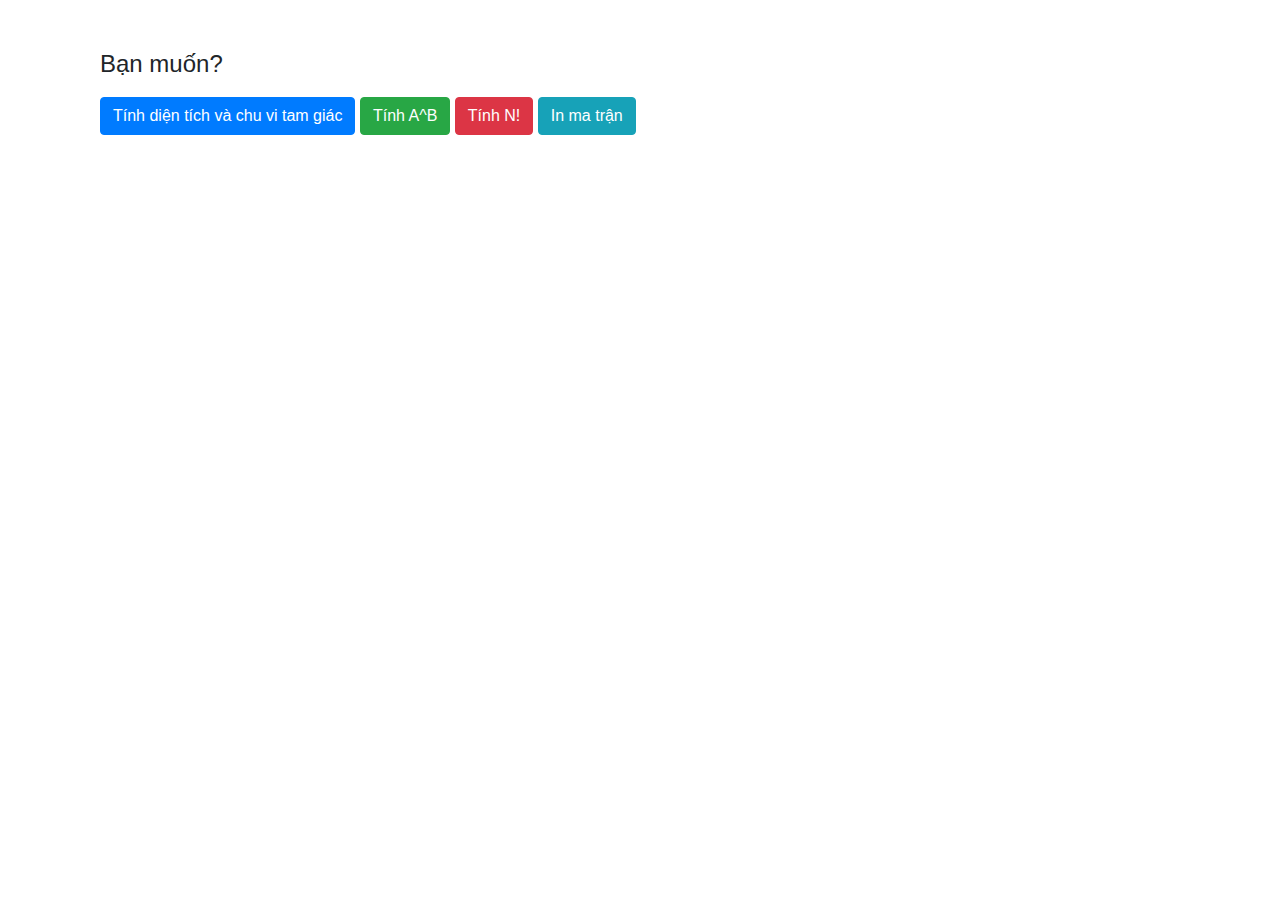
<file: baitap1.html>
<!DOCTYPE html>
<html lang="en">
	<head>
		<meta charset="utf-8">
		<meta name="viewport" content="width=device-width, initial-scale=1, shrink-to-fit=no">
		<meta name="description" content="">
		<meta name="author" content="">		
		<title>Bài tập :: B1913236</title>
		<link rel="stylesheet" href="https://stackpath.bootstrapcdn.com/bootstrap/4.5.2/css/bootstrap.min.css">
	</head>
	<body>	
		<div class="container" style="margin-top: 50px; margin-bottom: 50px;">					

			<div class="col-md-12">
				<h4>Bạn muốn?</h4>
				<button id="_b1" style="margin-top: 10px;" class="btn btn-primary" type="button">Tính diện tích và chu vi tam giác</button>
				<button id="_b2" style="margin-top: 10px;" class="btn btn-success" type="button">Tính A^B</button>
				<button id="_b3" style="margin-top: 10px;" class="btn btn-danger" type="button">Tính N!</button>
				<button id="_b4" style="margin-top: 10px;" class="btn btn-info" type="button">In ma trận</button>
			</div>

			<div id="panelTriangle" style="display: none; margin-top: 10px;" class="col-md-12">
				<h4>Tam giác: </h4>			
				<div class="row">
					<div class="col-md-12">
						<label>
							Nhập cạnh A:
							<input id="_a" class="form-control" type="number" name="" value="">
						</label>					
					</div>
					<div class="col-md-12">
						<label>
							Nhập cạnh B:
							<input id="_b" class="form-control" type="number" name="" value="">
						</label>					
					</div>
					<div class="col-md-12">
						<label>
							Nhập cạnh C:
							<input id="_c" class="form-control" type="number" name="" value="">
						</label>					
					</div>
				</div>
				<button id="getInfoTriangle" class="btn btn-primary" type="button">Xuất thông tin</button>
				<p id="typeTriangle" style="display: none;">Tam giác: ? . ?</p>
				<p id="sTriangle" style="display: none;">Diện tích: ? . ?</p>
				<p id="pTriangle" style="display: none;">Chu vi: ? . ?</p>
			</div>
			<div id="panelFac" style="display: none; margin-top: 10px;" class="col-md-12">
				<h4>Luỹ thừa: A mũ B</h4>			
				<div class="row">
					<div class="col-md-12">
						<label>
							Nhập A:
							<input id="_base" class="form-control" type="number" name="" value="">
						</label>					
						<label>
							Nhập B:
							<input id="_exp" class="form-control" type="number" name="" value="">
						</label>	
					</div>				
				</div>
				<button id="calcPow" class="btn btn-primary" type="button">Tính A^B</button>
				<textarea disabled="true" class="form-control" style="margin-top: 10px;" rows="5" id="ansPow" style="display: block;">Kết quả: NULL</textarea>							
			</div>
			<div id="panelPow" style="margin-top: 10px; display: none;" class="col-md-12">
				<h4>Giai thừa: N!</h4>			
				<div class="row">
					<div class="col-md-12">
						<label>
							Nhập N:
							<input id="_gt" class="form-control" type="number" name="" value="">
						</label>					
					</div>				
				</div>
				<button id="calcFactorial" class="btn btn-primary" type="button">Tính N!</button>
				<textarea disabled="true" class="form-control" style="margin-top: 10px;" rows="5" id="ansFactorial" style="display: block;">Kết quả: NULL</textarea>							
			</div>
			<div id="panelMatrix" style="margin-top: 10px; display: none;" class="col-md-12">
				<h4>In ra trận: A dòng B cột</h4>			
				<div class="row">
					<div class="col-md-12">
						<label>
							Nhập A:
							<input id="_ra" class="form-control" type="number" name="" value="">
						</label>					
						<label>
							Nhập B:
							<input id="_cb" class="form-control" type="number" name="" value="">
						</label>	
					</div>				
				</div>
				<button id="printMatrix" class="btn btn-primary" type="button">In nè :)</button>
				<table id="_tb" cellspacing="10" style="margin-top: 10px; display: none;">		
					<tbody id="_tbcon">
									
					</tbody>
				</table>
			</div>
		</div>
		<script src="https://code.jquery.com/jquery-3.5.1.slim.min.js"></script>
		<script src="https://cdn.jsdelivr.net/npm/popper.js@1.16.1/dist/umd/popper.min.js"></script>
		<script src="https://stackpath.bootstrapcdn.com/bootstrap/4.5.2/js/bootstrap.min.js"></script>	
		<script type="text/javascript">

			function resetPanel() {
				$('#panelPow').css("display", "none");
				$('#panelTriangle').css("display", "none");
				$('#panelFac').css("display", "none");
				$('#panelMatrix').css("display", "none");
			}

			$("#printMatrix").click(() => {
				var A = $("#_ra").val();
				var B = $("#_cb").val();
				if(A == 0 || B == 0) {
					alert("Vui lòng nhập đầy đủ thông tin");
				} else {
					A = parseInt(A);
					B = parseInt(B);
					$('#_tbcon').html("");
					for(var i = 1; i <= A; i++) {
						var color = "";					
						var _append = `<tr style="font-weight: bold; color: white;">`;									
						for(var j = 1; j <= B; j++) {
							if(i&1 ^ j&1) {
								color = "#dc3545";							
							} else {
								color = "#28a745";
							}
							_append += `<td style="background-color: ${color}; border-radius: 50%; padding: 10px 15px;">${i}${j}</td>`;
						}
						_append += `</tr>`;
						$('#_tbcon').append(_append);
					}
					$('#_tb').css("display", "block");
				}
			});

			$('#_b1').click(() => {
				resetPanel();			
				$('#panelTriangle').css("display", "block");
			});

			$('#_b2').click(() => {
				resetPanel();			
				$('#panelFac').css("display", "block");
			});

			$('#_b3').click(() => {
				resetPanel();			
				$('#panelPow').css("display", "block");
			});

			$('#_b4').click(() => {
				resetPanel();			
				$('#panelMatrix').css("display", "block");
			});

			$('#calcPow').click(() => {
				var A = ($('#_base').val());
				var B = ($('#_exp').val());
				if(A == 0 || B == 0) {
					$('#ansPow').html(`Vui lòng nhập đầy đủ thông tin.`);
				} else {
					A = parseInt(A);
					B = parseInt(B);
					var Result = BigInt(1);
					for(var i = 1n; i <= B; i++) {
						Result *= BigInt(A);
					}
					$('#ansPow').html(`Kết quả: ${Result}`);
				}
			});

			$('#calcFactorial').click(() => {
				var N = ($('#_gt').val());
				if(N == 0) {
					$('#ansFactorial').html(`Vui lòng nhập N.`);
				} else {
					N = parseInt(N);
					var Result = BigInt(1);
					for(var i = 1n; i <= N; i++) {
						Result *= i;
					}
					$('#ansFactorial').html(`Kết quả: ${Result}`);
				}
			});

			$('#getInfoTriangle').click(() => {
				var A = parseInt($('#_a').val());
				var B = parseInt($('#_b').val());
				var C = parseInt($('#_c').val());
				if(A == 0 || B == 0 || C == 0) {
					$('#typeTriangle').html("Vui lòng nhập đầy đủ thông tin");
					$('#typeTriangle').css("display", "block");
				} else {
					console.log("Da nhap vao: " + A + " " + B + " " + C);
					if(A + B > C && A + C > B && B + C > A) {										
						var typeTriangle = "vuông";
						if(A == B && B == C) {
							typeTriangle = "đều";
						} else if(A*A + B*B == C*C || B*B + C*C == A*A || A*A + C*C == B*B) {
								if(A == B || B == C) {
									typeTriangle = "vuông cân";
								} else {
									typeTriangle = "vuông";		
								}
						} else if(A == B || A == C || B == C) {
							typeTriangle = "cân";
						} else {
							typeTriangle = "thường";
						}
						$('#typeTriangle').html(`Tam giác: ${typeTriangle}`);
						$('#typeTriangle').css("display", "block");
						var P = (A + B + C) / 2;
						$('#sTriangle').html(`Diện tích tam giác: ${Math.sqrt(P* (P - A) * (P - B) * (P - C))}`);
						$('#sTriangle').css("display", "block");
						$('#pTriangle').html(`Chu vi tam giác: ${(A + B + C)}`);
						$('#pTriangle').css("display", "block");
					} else {
						$('#typeTriangle').html(`Không là tam giác`);
						$('#typeTriangle').css("display", "block");
					}
				}
			});
		</script>
	</body>
</html>
</file>
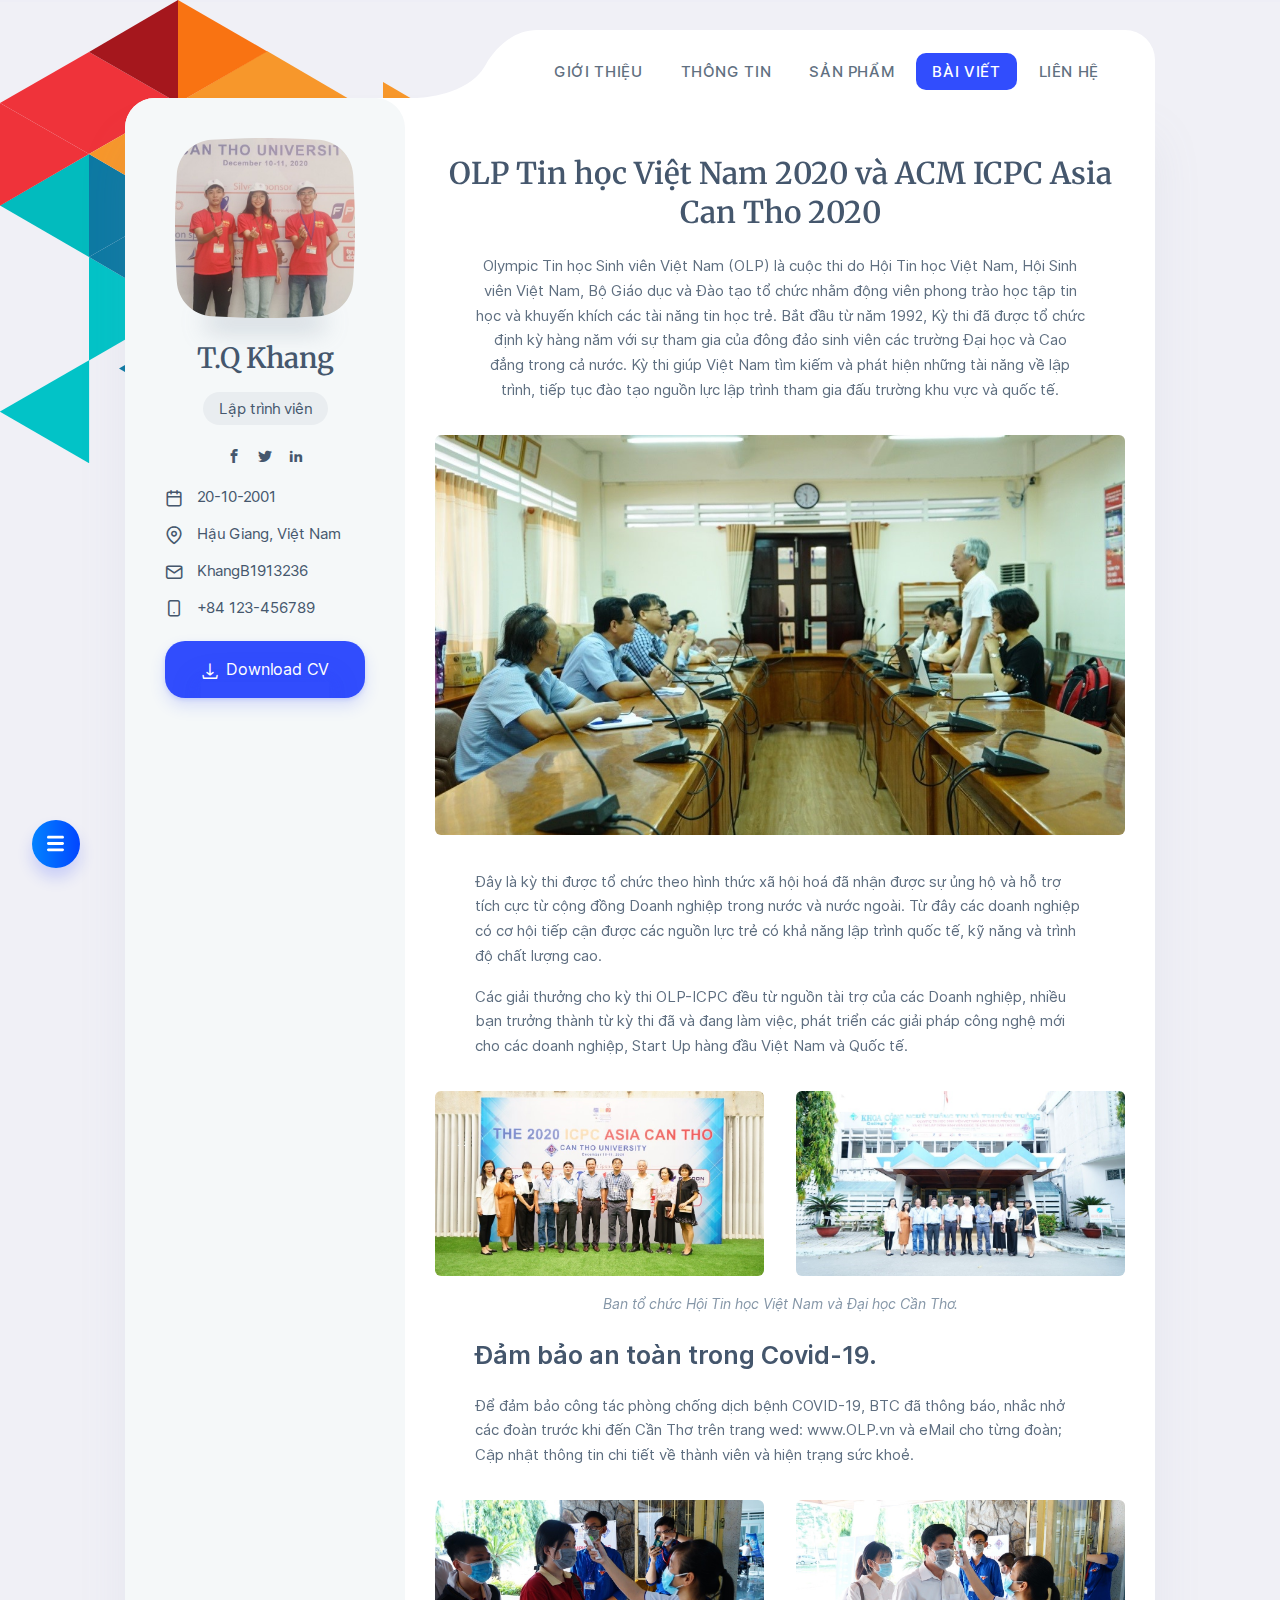
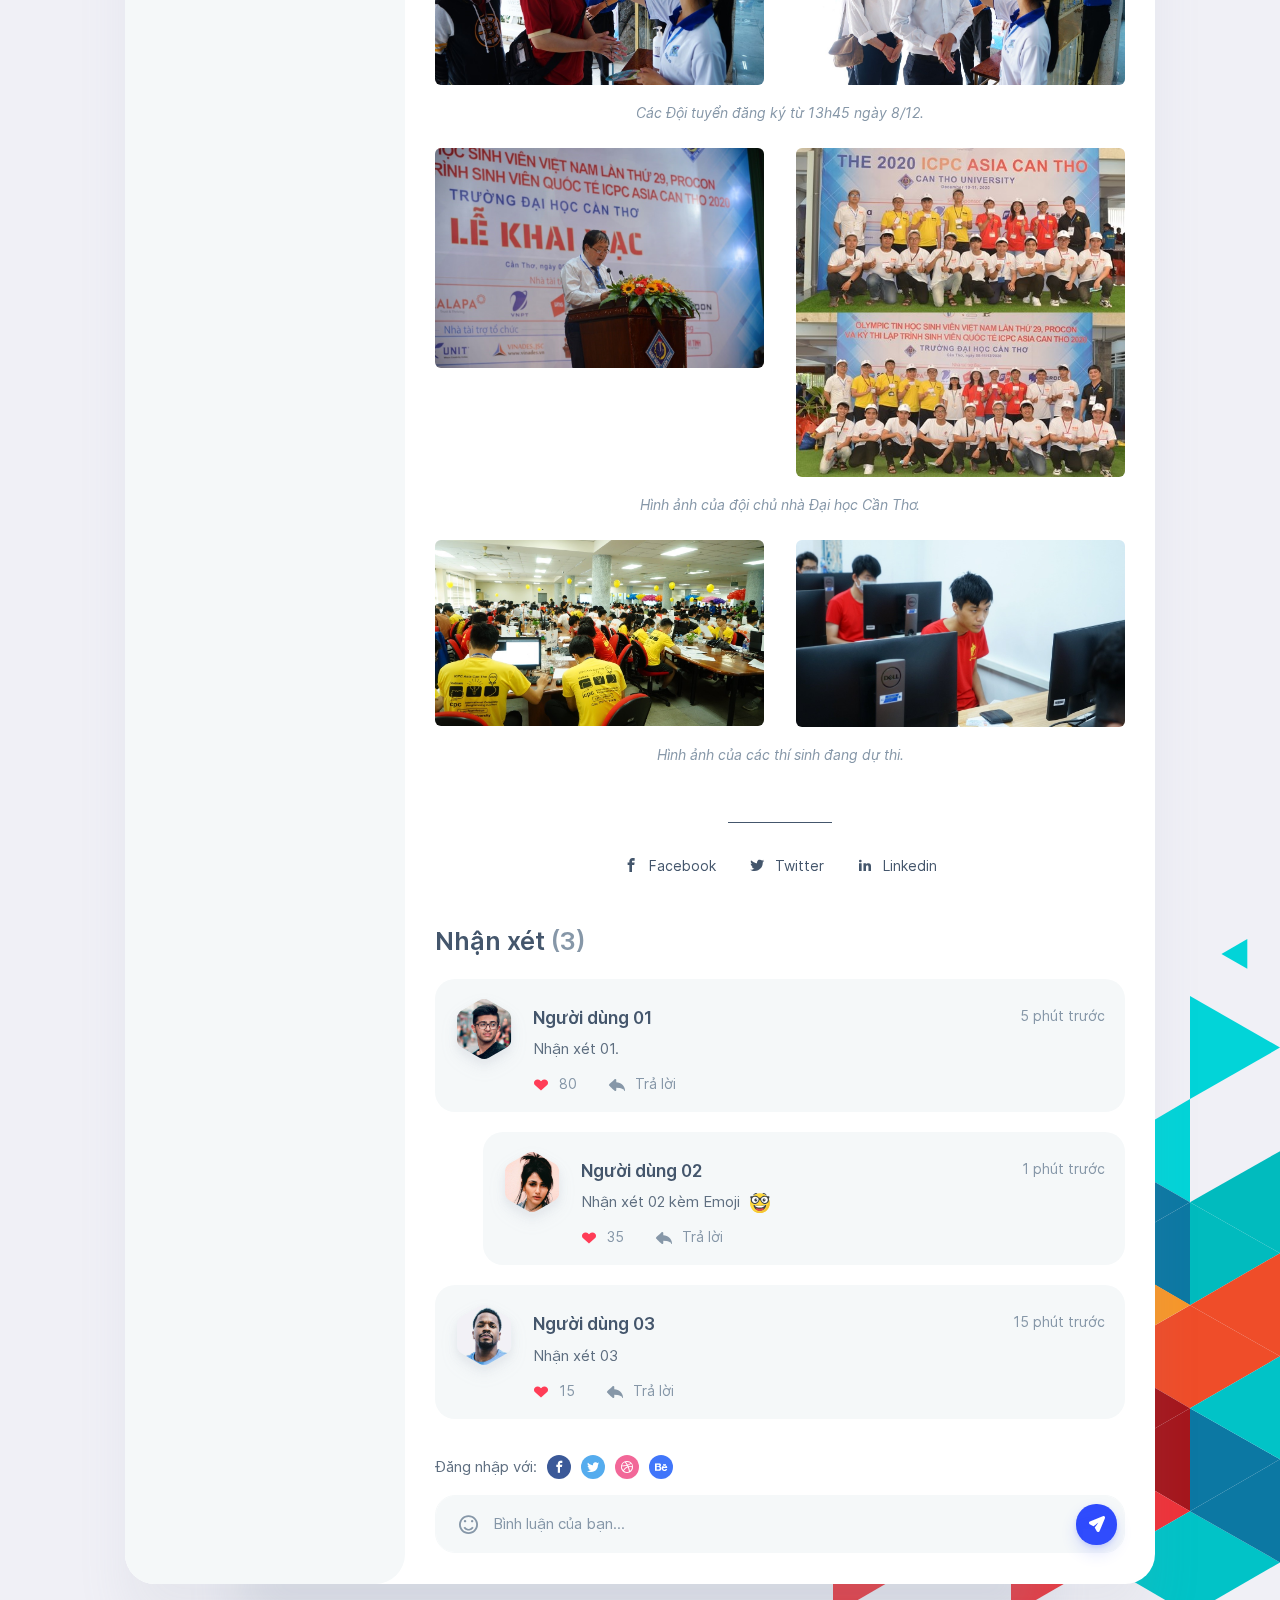
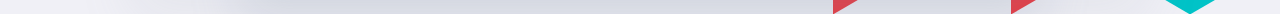
<file: single-post.html>
<!DOCTYPE html>
<html lang="en">

<head>
    <meta charset="utf-8" />
    <title>vCard - TQKhang</title>

	<!-- Meta Data -->
	<meta http-equiv="X-UA-Compatible" content="IE=edge">
	<meta name="viewport" content="width=device-width, initial-scale=1, shrink-to-fit=no">
	<meta name="format-detection" content="telephone=no"/>
    <meta name="format-detection" content="address=no"/>
    <meta name="author" content="TQKhang" />
    <meta name="description" content="vCard" />

	<!-- Favicons -->
	<link rel="apple-touch-icon" sizes="144x144" href="./assets/images/favicons/apple-touch-icon-144x144.png">
	<link rel="apple-touch-icon" sizes="114x114" href="./assets/images/favicons/apple-touch-icon-114x114.png">
	<link rel="apple-touch-icon" sizes="72x72" href="./assets/images/favicons/apple-touch-icon-72x72.png">
	<link rel="apple-touch-icon" sizes="57x57" href="./assets/images/favicons/apple-touch-icon-57x57.png">
	<link rel="shortcut icon" href="./assets/images/favicons/favicon.png" type="image/png">

    <!-- Styles -->
	<link rel="stylesheet" type="text/css" href="./assets/styles/style.css"/>
	<link rel="stylesheet" type="text/css" href="./assets/demo/style-demo.css"/>
</head>
<body class="bg-triangles-2 full-page">
    <!-- Preloader -->
    <div class="preloader">
	    <div class="preloader__wrap">
			<svg class="spinner-container" viewBox="0 0 52 52">
                <circle class="path" cx="26px" cy="26px" r="20px" fill="none" stroke-width="4px" />
            </svg>
		    <div class="preloader__progress"><span></span></div>
		</div>
	</div>

    <main class="main">
	    <!-- Menu -->
		<div class="circle-menu">
			<div class="hamburger">
                <div class="line"></div>
                <div class="line"></div>
                <div class="line"></div>
				<div class="hamburger__text">MENU</div>
            </div>
		</div>
						
		<div class="nav-wrap">
			<ul class="nav">
                <li class="nav__item"><a href="index.html">Giới thiệu</a></li>
				<li class="nav__item"><a href="index.html">Thông tin</a></li>
                <li class="nav__item"><a href="index.html">Sản phẩm</a></li>
                <li class="nav__item"><a class="active" href="index.html">Bài viết</a></li>
                <li class="nav__item"><a href="index.html">Liên hệ</a></li>
            </ul>
		</div>
		
	    <div class="wrapper sticky-parent">
			<!-- Sidebar -->
            <aside class="sidebar">
			    <div class="sticky-column">
			        <div class="avatar-wrap">
				        <svg class="avatar avatar--180" viewBox="0 0 188 188">
                            <g class="avatar__box">
                                <image xlink:href="./assets/img/avatar-0.jpg" height="100%" width="100%" />
                            </g>
                        </svg>
				    </div>
				    <div class="text-center">
					    <h3 class="title sidebar__user-name"><span class="weight--500">T.Q</span> Khang</h3>
					    <div class="badge badge--gray">Lập trình viên</div>
							
					    <!-- Social -->
		                <div class="social">
		                    <a class="social__link" href="https://www.facebook.com/"><i class="font-icon icon-facebook"></i></a>
		                    <a class="social__link" href="https://www.behance.com/"><i class="font-icon icon-twitter"></i></a>
		                    <a class="social__link" href="https://www.linkedin.com/"><i class="font-icon icon-linkedin2"></i></a>
		                </div>
				    </div>

				    <ul class="contact-block">
					    <li class="contact-block__item" data-toggle="tooltip" data-placement="top" title="Sinh nhật">
						    <i class="font-icon icon-calendar2"></i>20-10-2001
					    </li>
					    <li class="contact-block__item" data-toggle="tooltip" data-placement="top" title="Địa chỉ">
						    <i class="font-icon icon-map-pin"></i>Hậu Giang, Việt Nam
					    </li>
					    <li class="contact-block__item" data-toggle="tooltip" data-placement="top" title="E-mail">
						    <a href="mailto:example@mail.com"><i class="font-icon icon-mail"></i>KhangB1913236</a>
					    </li>
					    <li class="contact-block__item" data-toggle="tooltip" data-placement="top" title="Số điện thoại">
						    <i class="font-icon icon-smartphone"></i>+84 123-456789
					    </li>					 
				    </ul>
                
				    <a class="btn" href="#"><i class="font-icon icon-download"></i> Download CV</a>
				</div>
		    </aside>
		        
			<!-- Content -->
		    <div class="content">
				<!-- Post -->
				<div class="pb-3">
					<header class="header-post">
                        <h1 class="title title--h1">OLP Tin học Việt Nam 2020 và ACM ICPC Asia Can Tho 2020</h1>
						<div class="caption-post">
						    <p>Olympic Tin học Sinh viên Việt Nam (OLP) là cuộc thi do Hội Tin học Việt Nam, Hội Sinh viên Việt Nam, Bộ Giáo dục và Đào tạo tổ chức nhằm động viên phong trào học tập tin học và khuyến khích các tài năng tin học trẻ. Bắt đầu từ năm 1992, Kỳ thi đã được tổ chức định kỳ hàng năm với sự tham gia của đông đảo sinh viên các trường Đại học và Cao đẳng trong cả nước. Kỳ thi giúp Việt Nam tìm kiếm và phát hiện những tài năng về lập trình, tiếp tục đào tạo nguồn lực lập trình tham gia đấu trường khu vực và quốc tế.</p>
						</div>
						<div class="header-post__image-wrap">
							<img class="cover lazyload" src="./assets/files/hopbtc.jpg" alt="" />
						</div>
					</header>
					<div class="caption-post">
						<p>Đây là kỳ thi được tổ chức theo hình thức xã hội hoá đã nhận được sự ủng hộ và hỗ trợ tích cực từ cộng đồng Doanh nghiệp trong nước và nước ngoài. Từ đây các doanh nghiệp có cơ hội tiếp cận được các nguồn lực trẻ có khả năng lập trình quốc tế, kỹ năng và trình độ chất lượng cao.</p>
						<p>Các giải thưởng cho kỳ thi OLP-ICPC đều từ nguồn tài trợ của các Doanh nghiệp, nhiều bạn trưởng thành từ kỳ thi đã và đang làm việc, phát triển các giải pháp công nghệ mới cho các doanh nghiệp, Start Up hàng đầu Việt Nam và Quốc tế.   </p>
					</div>
					<div class="gallery-post">
						<img class="gallery-post__item cover lazyload" src="./assets/files/anhchup2.jpg" data-zoom alt="" />
						<img class="gallery-post__item cover lazyload" src="./assets/files/anhchup.jpg" data-zoom alt="" />
						<div class="gallery-post__caption">Ban tổ chức Hội Tin học Việt Nam và Đại học Cần Thơ.</div>
					</div>
					<div class="caption-post">
						<h2 class="title title--h2">Đảm bảo an toàn trong Covid-19.</h2>
						<p>Để đảm bảo công tác phòng chống dịch bệnh COVID-19, BTC đã thông báo, nhắc nhở các đoàn trước khi đến Cần Thơ trên trang wed: www.OLP.vn và eMail cho từng đoàn; Cập nhật thông tin chi tiết về thành viên và hiện trạng sức khoẻ.</p>						
					</div>
					<div class="gallery-post">
						<img class="gallery-post__item cover lazyload" src="./assets/files/donhietdo.jpg" data-zoom alt="" />
						<img class="gallery-post__item cover lazyload" src="./assets/files/donhietdo2.jpg" data-zoom alt="" />
						<div class="gallery-post__caption">Các Đội tuyển đăng ký từ 13h45 ngày 8/12.</div>
					</div>
					<div class="gallery-post">
						<img class="gallery-post__item cover lazyload" src="./assets/files/thaytoan.jpg" data-zoom alt="" />
						<img class="gallery-post__item cover lazyload" src="./assets/files/cantho.jpg" data-zoom alt="" />
						<div class="gallery-post__caption">Hình ảnh của đội chủ nhà Đại học Cần Thơ.</div>
					</div>
					<div class="gallery-post">
						<img class="gallery-post__item cover lazyload" src="./assets/files/toancanhphongthi.jpg" data-zoom alt="" />
						<img class="gallery-post__item cover lazyload" src="./assets/files/hongduc.jpg" data-zoom alt="" />
						<div class="gallery-post__caption">Hình ảnh của các thí sinh đang dự thi.</div>
					</div>
					<footer class="footer-post">
						<a class="footer-post__share" href="http://facebook.com"><i class="font-icon icon-facebook"></i><span>Facebook</span></a>
						<a class="footer-post__share" href="http://twitter.com"><i class="font-icon icon-twitter"></i><span>Twitter</span></a>
						<a class="footer-post__share" href="http://linkedin.com"><i class="font-icon icon-linkedin2"></i><span>Linkedin</span></a>
					</footer>
				</div>
						
				<div class="">
					<h2 class="title title--h2">Nhận xét <span class="color--light">(3)</span></h2>
							
					<!-- Comment -->
			        <div class="comment-box">
						<div class="comment-box__inner">
                            <svg class="avatar avatar--60" viewBox="0 0 84 84">
                                <g class="avatar__hexagon">
                                    <image xlink:href="./assets/img/avatar-2.jpg" height="100%" width="100%" />
                                </g>
                            </svg>
                            <div class="comment-box__body">
                                <h4 class="comment-box__details"><span>Người dùng 01</span><span class="comment-box__details-date">5 phút trước</span></h4>
                                <p>Nhận xét 01.</p>

								<ul class="comment-box__footer">
									<li><i class="font-icon icon-like-fill"></i> <span>80</span></li>
									<li><i class="font-icon icon-reply"></i> <span>Trả lời</span></li>
								</ul>
                            </div>
						</div>
								
						<!-- Comment -->
					    <div class="comment-box">
							<div class="comment-box__inner">
                                <svg class="avatar avatar--60" viewBox="0 0 84 84">
                                    <g class="avatar__hexagon">
                                        <image xlink:href="./assets/img/avatar-3.jpg" height="100%" width="100%" />
                                    </g>
                                </svg>
                                <div class="comment-box__body">
                                    <h4 class="comment-box__details"><span>Người dùng 02</span><span class="comment-box__details-date">1 phút trước</span></h4>
                                    <p>Nhận xét 02 kèm Emoji <img class="emoji" src="./assets/icons/emoji/emoji-nerd.svg" alt="nerd"/></p>
											
								    <ul class="comment-box__footer">
									    <li><i class="font-icon icon-like-fill"></i> <span>35</span></li>
									    <li><i class="font-icon icon-reply"></i> <span>Trả lời</span></li>
								    </ul>
                                </div>
						    </div>
                        </div>
					</div>
							
			        <!-- Comment -->
			        <div class="comment-box">
						<div class="comment-box__inner">
                            <svg class="avatar avatar--60" viewBox="0 0 84 84">
                                <g class="avatar__hexagon">
                                    <image xlink:href="./assets/img/avatar-6.jpg" height="100%" width="100%" />
                                </g>
                            </svg>
                            <div class="comment-box__body">
                                <h4 class="comment-box__details"><span>Người dùng 03</span><span class="comment-box__details-date">15 phút trước</span></h4>
                                <p>Nhận xét 03</p>
										
								<ul class="comment-box__footer">
									<li><i class="font-icon icon-like-fill"></i> <span>15</span></li>
									<li><i class="font-icon icon-reply"></i> <span>Trả lời</span></li>
								</ul>
                            </div>
						</div>
                    </div>
	
					<!-- Comment form -->
					<ul class="social-auth">
						<li class="social-auth__item">Đăng nhập với:</li>
						<li class="social-auth__item"><a class="social-auth__link" href="#"><i class="font-icon icon-facebook"></i></a></li>
						<li class="social-auth__item"><a class="social-auth__link" href="#"><i class="font-icon icon-twitter"></i></a></li>
						<li class="social-auth__item"><a class="social-auth__link" href="#"><i class="font-icon icon-dribbble"></i></a></li>
						<li class="social-auth__item"><a class="social-auth__link" href="#"><i class="font-icon icon-behance"></i></a></li>
					</ul>
					<form class="comment-form">
						<textarea id="commentForm" class="textarea textarea--white form-control" required="required" placeholder="Bình luận của bạn..." rows="1"></textarea>
						<button type="submit" class="btn"><i class="font-icon icon-send"></i></button>
						<div class="dropdown dropup">
							<i class="font-icon icon-smile" id="dropdownEmoji" data-toggle="dropdown" aria-haspopup="true"></i>
							<div class="dropdown-menu dropdown-menu-center" aria-labelledby="dropdownEmoji">
								<div class="emoji-wrap">
                                    <img class="emoji" src="./assets/icons/emoji/emoji-laughing.svg" title=":laughing:" alt="laughing"/>
									<img class="emoji" src="./assets/icons/emoji/emoji-happy-2.svg" title=":happy 2:" alt="happy 2"/>
									<img class="emoji" src="./assets/icons/emoji/emoji-crazy.svg" title=":crazy:" alt="crazy"/>
									<img class="emoji" src="./assets/icons/emoji/emoji-bad.svg" title=":bad:" alt="bad"/>
									<img class="emoji" src="./assets/icons/emoji/emoji-angry.svg" title=":angry:" alt="angry"/>
									<img class="emoji" src="./assets/icons/emoji/emoji-happy.svg" title="happy" alt="happy"/>
                                    <img class="emoji" src="./assets/icons/emoji/emoji-thinking.svg" title=":thinking:" alt="thinking"/>
									<img class="emoji" src="./assets/icons/emoji/emoji-sad.svg" title=":sad:" alt="sad"/>
									<img class="emoji" src="./assets/icons/emoji/emoji-pressure.svg" title=":pressure:" alt="pressure"/>
									<img class="emoji" src="./assets/icons/emoji/emoji-in-love.svg" title=":in love:" alt="in love"/>
									<img class="emoji" src="./assets/icons/emoji/emoji-nerd.svg" title=":laughing:" alt="nerd"/>
									<img class="emoji" src="./assets/icons/emoji/emoji-happy-3.svg" title=":happy 3:" alt="happy 3"/>
                                    <img class="emoji" src="./assets/icons/emoji/emoji-shocked.svg" title=":shocked:" alt="shocked"/>
									<img class="emoji" src="./assets/icons/emoji/emoji-wink.svg" title=":wink:" alt="wink"/>
									<img class="emoji" src="./assets/icons/emoji/emoji-sweating.svg" title=":sweating:" alt="sweating"/>
									<img class="emoji" src="./assets/icons/emoji/emoji-shocked-2.svg" title=":shocked 2:" alt="shocked 2"/>
									<img class="emoji" src="./assets/icons/emoji/emoji-shocked-3.svg" title=":shocked 3:" alt="shocked 3"/>
									<img class="emoji" src="./assets/icons/emoji/emoji-sad-2.svg" title=":sad 2:" alt="sad 2"/>
								</div>	
                            </div>
                        </div>	
					</form>
				</div>
			</div><!-- Content End -->
		</div><!-- Wrapper End -->
    </main>
	
    <!-- SVG masks -->
    <svg class="svg-defs">
        <clipPath id="avatar-box">
            <path d="M1.85379 38.4859C2.9221 18.6653 18.6653 2.92275 38.4858 1.85453 56.0986.905299 77.2792 0 94 0c16.721 0 37.901.905299 55.514 1.85453 19.821 1.06822 35.564 16.81077 36.632 36.63137C187.095 56.0922 188 77.267 188 94c0 16.733-.905 37.908-1.854 55.514-1.068 19.821-16.811 35.563-36.632 36.631C131.901 187.095 110.721 188 94 188c-16.7208 0-37.9014-.905-55.5142-1.855-19.8205-1.068-35.5637-16.81-36.63201-36.631C.904831 131.908 0 110.733 0 94c0-16.733.904831-37.9078 1.85379-55.5141z"/>
        </clipPath>
        <clipPath id="avatar-hexagon">
             <path d="M0 27.2891c0-4.6662 2.4889-8.976 6.52491-11.2986L31.308 1.72845c3.98-2.290382 8.8697-2.305446 12.8637-.03963l25.234 14.31558C73.4807 18.3162 76 22.6478 76 27.3426V56.684c0 4.6805-2.5041 9.0013-6.5597 11.3186L44.4317 82.2915c-3.9869 2.278-8.8765 2.278-12.8634 0L6.55974 68.0026C2.50414 65.6853 0 61.3645 0 56.684V27.2891z"/>
        </clipPath>		
    </svg>

	<!-- Demo Menu -->
	<div class="btnSlideNav slideOpen"></div>
    <div class="btnSlideNav slideClose"></div>
    <ul class="slideNav">
	    <li class="slideNav__item rtl-mode"><h4 class="title title--5">TQKhang</h4></li>
		<li class="slideNav__item"><a href="index.html">Trang chủ</a></li>
    </ul>
	<div class="overlay-slideNav"></div>
    <!-- Demo Menu -->	

	<!-- JavaScripts -->
	<script src="./assets/js/jquery-3.4.1.min.js"></script>
	<script src="./assets/js/plugins.min.js"></script>
    <script src="./assets/js/common.js"></script>
    
	<script src="./assets/demo/plugins-demo.js"></script>
</body>
</html>
</file>
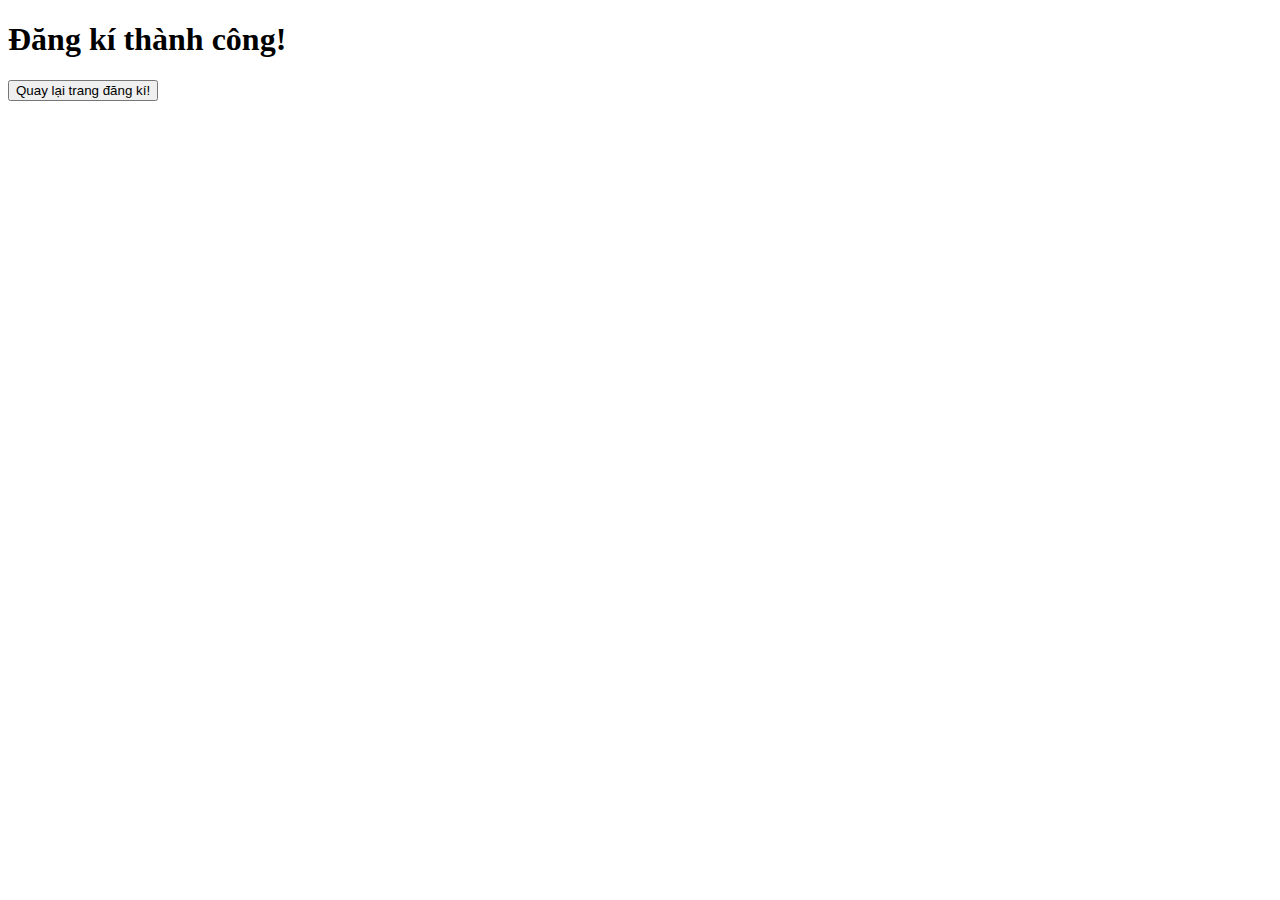
<file: baitap1/BT1-DKTC.html>
<!DOCTYPE html>
<html lang="en">

<head>
    <meta charset="UTF-8">
    <meta name="viewport" content="width=device-width, initial-scale=1.0">
    <title>Bài tập 1 - Đăng kí thành công</title>
</head>

<body>
    <h1>Đăng kí thành công!</h1>
    <button onclick="prvPage()">Quay lại trang đăng kí!</button>
    <script>
        function prvPage() {
            window.location.href = "BT1.html";
        }
    </script>
</body>

</html>
</file>
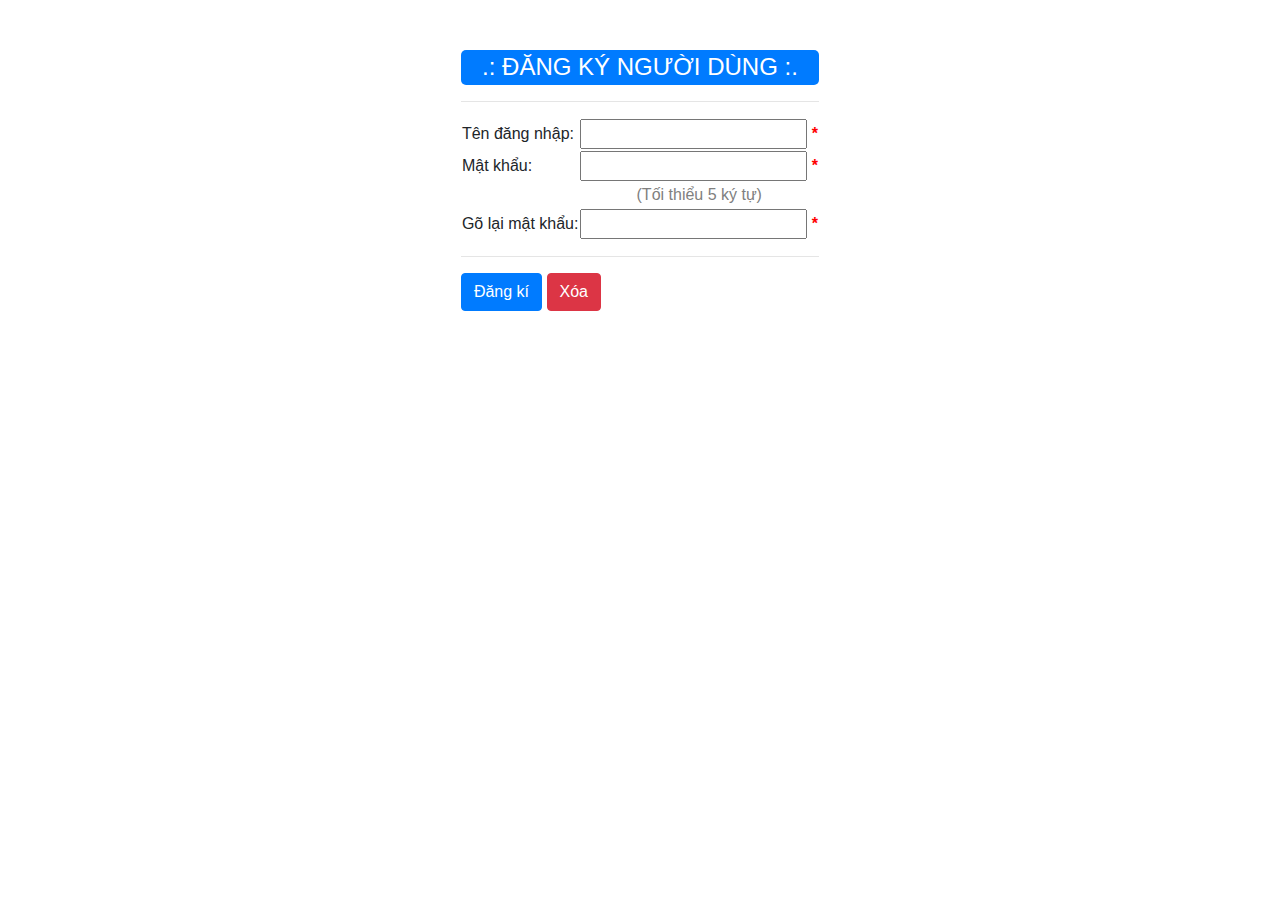
<file: baitap1/BT1.html>
<!DOCTYPE html>
<html lang="en">

<head>
    <meta charset="UTF-8">
    <meta name="viewport" content="width=device-width, initial-scale=1.0">
    <meta http-equiv="X-UA-Compatible" content="ie=edge">
    <meta name="Description" content="TQKhang" />
    <link rel="stylesheet" href="https://maxcdn.bootstrapcdn.com/bootstrap/4.0.0/css/bootstrap.min.css">
    <title>Bài tập 1</title>
</head>

<body>
    <div class="container">
        <div class="row">
            <div class="col-md-12" style="margin-top: 50px;">
                <div class="d-flex justify-content-center align-items-center w-100" style="height: inherit!important;">
                    <div>
                        <h4 class="bg-primary" style="color: white; border-radius: 5px; padding: 3px; text-align: center;">.: ĐĂNG KÝ NGƯỜI DÙNG :.</h4>
                        <hr />
                        <form id="frmLogin" name="frmLogin" class="" action="./BT1-DKTC.html">
                            <table>
                                <tbody>
                                    <tr>
                                        <td>
                                            Tên đăng nhập:
                                        </td>
                                        <td style="color: red; font-weight: bold;">
                                            <input style="font-weight: bold; color: grey;" type="text" name="txtUser" id="txtUser"> *
                                        </td>
                                    </tr>
                                    <tr>
                                        <td>
                                            Mật khẩu:
                                        </td>
                                        <td style="color: red; font-weight: bold;">
                                            <input style="font-weight: bold; color: grey;" type="password" name="txtPass" id="txtPass"> *
                                        </td>
                                    </tr>
                                    <tr>
                                        <td></td>
                                        <td style="text-align: center; font-weight: 400; color: gray;">(Tối thiểu 5 ký tự)</td>
                                    </tr>
                                    <tr>
                                        <td>Gõ lại mật khẩu:</td>
                                        <td style="color: red; font-weight: bold;">
                                            <input style="font-weight: bold; color: grey;" type="password" name="txtPrePass" id="txtPrePass"> *
                                        </td>
                                    </tr>
                                </tbody>
                            </table>
                            <hr />
                            <button type="submit" onclick="return checker();" class="btn btn-primary">Đăng kí</button>
                            <button type="reset" class="btn btn-danger">Xóa</button>
                        </form>

                    </div>
                </div>
            </div>
        </div>
    </div>
    <script src="https://code.jquery.com/jquery-3.2.1.slim.min.js"></script>
    <script src="https://cdnjs.cloudflare.com/ajax/libs/popper.js/1.12.9/umd/popper.min.js"></script>
    <script src="https://maxcdn.bootstrapcdn.com/bootstrap/4.0.0/js/bootstrap.min.js"></script>

    <script>
        function checker() {
            if (document.frmLogin.txtUser.value == "") {
                alert("Không được để trống tên đăng nhập!");
                document.frmLogin.txtUser.focus();
                return false;
            }

            if (document.frmLogin.txtPass.value == "") {
                alert("Không được để trống mật khẩu!");
                document.frmLogin.txtPass.focus();
                return false;
            }

            if (document.frmLogin.txtPass.value.length < 5) {
                alert("Mật khẩu quá ngắn!");
                document.frmLogin.txtPass.focus();
                return false;
            }

            if (document.frmLogin.txtPrePass.value != document.frmLogin.txtPass.value) {
                alert("Mật khẩu không khớp!");
                document.frmLogin.txtPrePass.focus();
                return false;
            }
            return true;
        }
    </script>

</body>

</html>
</file>
<file: assets/styles/style.css>
/* ------------------------------------------------

 - General Styles
 - Typography
 - Preloader
 - Form
 - Button
 - Preloader
 - Header
 - Sections
 - Navbar
 - Footer
 - Cases
 - Clients
 - Contact
 - Single post
 - Footer
 - Contact
 - Portfolio
 - News
 - Single news
 - Testimonials
 - Timeline
 - Other
 
------------------------------------------------ */
@import url(vendors/bootstrap.min.css);
@import url(vendors/swiper.min.css);
@import url(vendors/simplebar.min.css);
@import url(../icons/style.css);
@import url("../font/inter.css");
@import url("https://fonts.googleapis.com/css?family=Merriweather:400,900&display=swap");
/* -----------------------------------------------------------------
    - General Styles
----------------------------------------------------------------- */
*,
::before,
::after {
  background-repeat: no-repeat;
  box-sizing: border-box;
}

html {
  font-size: 16px;
  -webkit-overflow-scrolling: touch;
  -webkit-box-sizing: border-box;
  box-sizing: border-box;
  -ms-overflow-x: hidden;
}

body, html {
  font-size: 1rem;
  -webkit-text-size-adjust: 100%;
}

body {
  background: #F0F0F6;
  color: #5F6F81;
  font-family: "Inter", sans-serif;
  font-size: 0.9375rem;
  font-weight: 400;
  line-height: 1.65;
  min-height: 100vh;
  overflow-x: hidden;
  -ms-overflow-style: scrollbar;
  -webkit-font-smoothing: antialiased;
}
@media only screen and (max-width: 580px) {
  body {
    line-height: 1.6;
  }
}

html.is-scroll-disabled body {
  height: 100vh;
  overflow: hidden;
}

@media all and (-ms-high-contrast: none), (-ms-high-contrast: active) {
  html.is-scroll-disabled {
    overflow: hidden;
  }
}
.no-scroll {
  overflow: hidden;
  -ms-overflow-style: none;
}

.no-scroll-height {
  overflow-x: hidden;
}

.svg-defs {
  position: absolute;
  height: 0;
  width: 0;
}

@media screen and (-ms-high-contrast: active), (-ms-high-contrast: none) {
  .full-page {
    overflow: auto;
  }
}

.bg-triangles {
  background-image: url(../images/triangle-top.svg), url(../images/triangle-bottom.svg);
  background-position: right top, left bottom;
  background-repeat: no-repeat;
  background-size: inherit;
  background-attachment: fixed;
}
@media only screen and (max-width: 991px) {
  .bg-triangles {
    background-size: contain;
  }
}
.bg-triangles-2 {
  background-image: url(../images/triangles-top-2.svg), url(../images/triangles-bottom-2.svg);
  background-position: left top, right bottom;
  background-repeat: no-repeat;
  background-size: inherit;
}
@media only screen and (max-width: 580px) {
  .bg-triangles-2 {
    background-size: contain;
  }
}
.bg-peach {
  background-image: linear-gradient(111.59deg, #FFF2E7 0%, #FFCADA 99.08%);
  background-attachment: fixed;
}
.bg-orange {
  background-image: linear-gradient(111.59deg, #FFC956 0%, #FF9F4D 99.08%);
  background-attachment: fixed;
}
.bg-azure {
  background-image: linear-gradient(128.99deg, #00F1E2 10.98%, #2CD5EF 90.23%);
  background-attachment: fixed;
}
.bg-green {
  background-image: linear-gradient(135deg, #9be15d 0%, #00d9a6 100%);
  background-attachment: fixed;
}

/* -----------------------------------------------------------------
    - Typography
----------------------------------------------------------------- */
h1, h2, h3, h4, h5, h6 {
  color: #44566C;
  font-family: "Inter", sans-serif;
  font-weight: 600;
  line-height: 1.3;
}

.title--h1 {
  font-size: 1.875rem;
  margin-bottom: 1.1875rem;
}
@media only screen and (max-width: 580px) {
  .title--h1 {
    font-size: 1.6875rem;
  }
}
.title--h2 {
  font-size: 1.5625rem;
  margin-bottom: 1.375rem;
}
@media only screen and (max-width: 580px) {
  .title--h2 {
    font-size: 1.5rem;
    margin-bottom: 1.1875rem;
  }
}
.title--h3 {
  font-size: 1.125rem;
  margin-bottom: 0.625rem;
}
@media only screen and (max-width: 580px) {
  .title--h3 {
    font-size: 1.0625rem;
    margin-bottom: 0.5rem;
  }
}
.title--h4 {
  font-size: 1.0625rem;
  margin-bottom: 0.8125rem;
}
@media only screen and (max-width: 580px) {
  .title--h4 {
    font-size: 1rem;
  }
}
.title--center {
  text-align: center;
}
.title--tone {
  color: #304CFD;
}
.title-icon {
  margin-right: 0.5rem;
  margin-top: -0.25rem;
  height: 2.5rem;
  width: 2.5rem;
}
@media only screen and (max-width: 580px) {
  .title-icon {
    height: 1.9230769231rem;
    width: 1.9230769231rem;
  }
}
.title__separate {
  margin-bottom: 1.5rem;
  position: relative;
}
.title__separate::before, .title__separate::after {
  content: '';
  background-color: #304CFD;
  border-radius: 0.5rem;
  height: 0.3125rem;
  position: absolute;
  bottom: -1.0625rem;
  left: 0;
  width: 3.12rem;
  z-index: 1;
}
.title__separate::after {
  background-color: #FF965D;
  width: 1rem;
}
@media only screen and (max-width: 580px) {
  .title__separate {
    margin-bottom: 0.8125rem;
  }
  .title__separate::before, .title__separate::after {
    height: 0.1875rem;
    bottom: -0.625rem;
  }
  .title__separate::before {
    width: 3rem;
  }
  .title__separate::after {
    width: 1rem;
  }
}

.weight--400 {
  font-weight: 400;
}
.weight--500 {
  font-weight: 500;
}
.weight--600 {
  font-weight: 600;
}
.weight--700 {
  font-weight: 700;
}

.color--light {
  color: #8697A8;
}
.color--dark {
  color: #44566C;
}

.block-quote {
  font-size: 1.3125rem;
  font-weight: 400;
  font-style: italic;
  margin: 1.8125rem 0 1.8125rem 0.1875rem;
  position: relative;
  line-height: 1.6;
}
@media only screen and (max-width: 991px) {
  .block-quote {
    padding-left: 3.8125rem;
  }
}
@media only screen and (max-width: 768px) {
  .block-quote {
    font-size: 1.125rem;
    margin: 1.0625rem 0 1.3125rem;
    padding-left: 0;
    padding-top: 2.375rem;
  }
}
.block-quote::before {
  background-image: url(../images/icon-quote.svg);
  background-repeat: no-repeat;
  background-position: center;
  background-size: cover;
  content: '';
  height: 1.5625rem;
  margin: 0 auto;
  position: absolute;
  top: 0;
  left: -2.5625rem;
  width: 28px;
}
@media only screen and (max-width: 991px) {
  .block-quote::before {
    left: 0;
  }
}
.block-quote__author {
  font-size: 1rem;
  font-style: normal;
  display: block;
  margin-top: 0.625rem;
  padding-left: 3rem;
  position: relative;
}
@media only screen and (max-width: 768px) {
  .block-quote__author {
    font-size: 0.875rem;
    margin-top: 0;
    padding-left: 2rem;
  }
}
.block-quote__author::before {
  content: '';
  background-color: #44566C;
  height: 0.0625rem;
  margin-bottom: auto;
  margin-top: auto;
  position: absolute;
  top: 0;
  bottom: 0;
  left: 0;
  width: 2rem;
}
@media only screen and (max-width: 768px) {
  .block-quote__author::before {
    width: 1rem;
  }
}

a {
  color: #304CFD;
  cursor: pointer;
  text-decoration: none;
  -webkit-text-decoration-skip: objects;
  transition: color 0.3s cubic-bezier(0.72, 0.16, 0.345, 0.875);
}
a:hover {
  color: #304CFD;
  outline: none;
  text-decoration: underline;
}
a.decoration--none {
  text-decoration: none;
}

.description {
  color: #F5F8F9;
  margin-bottom: 1.875rem;
}

.foreword {
  color: #F5F8F9;
  font-size: 1.125rem;
}

.separation {
  background-color: rgba(134, 151, 168, 0.2);
  height: 0.0625rem;
  margin: 2rem 0;
}

img {
  max-width: 100%;
  -webkit-user-select: none;
  -moz-user-select: none;
  -ms-user-select: none;
  user-select: none;
}

iframe {
  background-color: #44566C;
  border: 0;
  display: block;
  height: 100%;
  width: 100%;
}

.cover {
  object-fit: cover;
  object-position: center;
  font-family: 'object-fit: cover; object-position: center;';
  height: 100%;
  width: 100%;
}

::-moz-selection {
  background: transparent;
  color: #304CFD;
}

::selection {
  background: transparent;
  color: #304CFD;
}

/* -----------------------------------------------------------------
    - Form
----------------------------------------------------------------- */
.input, .textarea, select,
.custom-select {
  background-color: #F5F8F9;
  border: 1px solid #F5F8F9;
  border-radius: 20px;
  box-shadow: none;
  color: #44566C;
  font-size: 0.9375rem;
  height: auto;
  padding: 1rem 1.375rem;
  position: relative;
  width: 100%;
  -webkit-appearance: none;
  -moz-appearance: none;
  appearance: none;
}
@media only screen and (max-width: 580px) {
  .input, .textarea, select,
  .custom-select {
    padding: 0.625rem 1.125rem;
  }
}

.input:focus, .textarea:focus, select:focus,
.custom-select:focus {
  background-color: #F5F8F9;
  color: #44566C;
  box-shadow: none;
  outline: none;
}

.input {
  line-height: inherit;
}
@media all and (-ms-high-contrast: none), (-ms-high-contrast: active) {
  .input {
    line-height: 0;
  }
}
.input--white {
  background-color: #fff;
}
.input--white:focus {
  background-color: #fff;
}
.input__icon {
  padding-left: 2.8125rem;
}
@media only screen and (max-width: 580px) {
  .input__icon {
    padding-left: 1.125rem;
  }
}

.textarea {
  border-radius: 20px;
  display: block;
  padding: 0.8125rem 1.1875rem;
  resize: none;
}

.form-group {
  margin-bottom: 2rem;
  position: relative;
}
@media only screen and (max-width: 580px) {
  .form-group {
    margin-bottom: 1.6875rem;
  }
}
.form-group .font-icon {
  color: #8697A8;
  font-size: 1.0625rem;
  margin: auto 2rem;
  position: absolute;
  top: 0;
  bottom: 0;
  left: 0;
  height: 1rem;
  width: 1rem;
  z-index: 1;
}
@media only screen and (max-width: 580px) {
  .form-group .font-icon {
    display: none;
  }
}

.help-block {
  position: absolute;
  font-size: 0.75rem;
  line-height: 1.4;
  padding-top: 0.3125rem;
  padding-left: 0.375rem;
}
@media only screen and (max-width: 580px) {
  .help-block {
    font-size: 0.6875rem;
  }
}
.help-block ul {
  padding: 0;
}

.with-errors {
  color: #FF3D57;
}

.has-error input,
.has-error textarea,
.has-error input:focus,
.has-error textarea:focus {
  border-color: #FF3D57;
}

#validator-contact {
  font-size: 0.875rem;
  margin-top: 1rem;
}

.form-control::-webkit-input-placeholder {
  color: #8697A8;
}

.form-control::-moz-placeholder {
  color: #8697A8;
}

.form-control:-ms-input-placeholder {
  color: #8697A8;
}

.form-control::-ms-input-placeholder {
  color: #8697A8;
}

.form-control::placeholder {
  color: #8697A8;
}

input:invalid,
textarea:invalid {
  outline: none !important;
}

.custom-control-input:focus ~ .custom-control-label::before {
  box-shadow: 0 0 0 0.1875rem rgba(48, 76, 253, 0.25);
}
.custom-control-input:focus:not(:checked) ~ .custom-control-label::before {
  border-color: #304CFD;
}
.custom-control-input:not(:disabled):active ~ .custom-control-label::before {
  border-color: #fff;
  background-color: transparent;
}
.custom-control-input:checked ~ .custom-control-label::before {
  border-color: #304CFD;
  background-color: #304CFD;
}

.custom-control-label {
  line-height: 1.55;
  padding-left: 0.5rem;
}
.custom-control-label::before {
  background-color: transparent;
  border: 1px solid #F0F0F6;
}

select,
.custom-select {
  background: url("data:image/svg+xml,%3csvg xmlns='http://www.w3.org/2000/svg' viewBox='0 0 4 5'%3e%3cpath fill='%23fff' d='M2 0L0 2h4zm0 5L0 3h4z'/%3e%3c/svg%3e") no-repeat right 0.1rem center/10px 16px;
}
select option,
.custom-select option {
  color: #44566C;
}

.dropdown-menu {
  border: 0;
  box-shadow: 0 0.5rem 2.5rem rgba(134, 151, 168, 0.25);
  color: #5F6F81;
  font-size: 0.9375rem;
}
.dropdown-menu::before {
  content: '';
  border-left: 0.375rem solid transparent;
  border-right: 0.375rem solid transparent;
  border-bottom: 0.375rem solid #fff;
  height: 0;
  position: absolute;
  top: -0.375rem;
  left: 1.6875rem;
  width: 0;
}
.dropdown.dropup .dropdown-menu::before {
  border-left: 0.375rem solid transparent;
  border-right: 0.375rem solid transparent;
  border-top: 0.375rem solid #fff;
  border-bottom: 0.375rem solid transparent;
  top: auto;
  bottom: -0.75rem;
}

.badge {
  font-size: 0.9375rem;
  font-weight: 400;
  border-radius: 20px;
  padding: 0.5625rem 1rem;
}
.badge--light {
  background-color: #F5F8F9;
  color: #44566C;
}
.badge--gray {
  background-color: #E9EDF0;
  color: #44566C;
}
.badge--dark {
  background-color: #44566C;
  color: #fff;
}
.badge--blue {
  background-color: #304CFD;
  color: #fff;
}
.badge--blue-gradient {
  background-image: linear-gradient(111.59deg, #FFF2E7 0%, #FFCADA 99.08%);
  color: #fff;
}
.badge--aqua {
  background-color: #FF965D;
  color: #fff;
}
.badge--red {
  background-color: #FF3D57;
  color: #fff;
}

.tooltip {
  font-family: "Inter", sans-serif;
}
.tooltip-inner {
  max-width: 12.5rem;
  padding: 0.25rem 0.5625rem 0.25rem;
  background-color: #44566C;
  border-radius: 0.25rem;
  box-shadow: 0 1rem 2rem rgba(134, 151, 168, 0.25), 0 0.125rem 1rem rgba(134, 151, 168, 0.5);
}
.tooltip.show {
  opacity: 1;
}

.bs-tooltip-top .arrow::before,
.bs-tooltip-auto[x-placement^="top"] .arrow::before {
  border-width: 0.3125rem 0.3125rem 0;
  border-top-color: #44566C;
}

.bs-tooltip-right .arrow::before,
.bs-tooltip-auto[x-placement^="right"] .arrow::before {
  border-width: 0.3125rem 0.3125rem 0.3125rem 0;
  border-right-color: #44566C;
}

.bs-tooltip-left .arrow::before,
.bs-tooltip-auto[x-placement^="left"] .arrow::before {
  border-width: 0.3125rem 0 0.3125rem 0.3125rem;
  border-left-color: #44566C;
}

.bs-tooltip-bottom .arrow::before,
.bs-tooltip-auto[x-placement^="bottom"] .arrow::before {
  border-width: 0 0.3125rem 0.3125rem;
  border-bottom-color: #44566C;
}

.progress {
  background-color: rgba(68, 86, 108, 0.1);
  border-radius: 20px;
  height: 1.5rem;
  margin-bottom: 1.5rem;
  overflow: inherit;
  position: relative;
  text-align: right;
}
@media only screen and (max-width: 580px) {
  .progress {
    margin-bottom: 1rem;
  }
}
.progress:last-child {
  margin-bottom: 0;
}
.progress-bar {
  background-color: #304CFD;
  border-radius: 20px;
  overflow: hidden;
  position: relative;
  width: 0%;
  z-index: 1;
}
.progress .progress-text {
  display: flex;
  align-items: center;
  justify-content: space-between;
  height: 100%;
  padding-left: 0.8125rem;
  padding-right: 0.8125rem;
  position: absolute;
  top: 0;
  left: 0;
  width: 100%;
  z-index: 1;
}
.progress .progress-text > * {
  min-width: 0;
}

@media screen and (-ms-high-contrast: active), (-ms-high-contrast: none) {
  .progress-text span:nth-child(2) {
    float: right;
  }
}
.btn {
  background-color: #304CFD;
  border-radius: 20px;
  border: 0;
  box-shadow: 0 0.5rem 1rem rgba(48, 76, 253, 0.15), 0 0.125rem 0.25rem rgba(48, 76, 253, 0.15);
  color: #fff;
  cursor: pointer;
  font-size: 1rem;
  font-weight: 400;
  line-height: inherit;
  overflow: hidden;
  padding: 0.9375rem 1.5rem;
  position: relative;
  transition: .4s ease-in-out;
  white-space: nowrap;
  z-index: 1;
}
.btn:hover {
  color: #fff;
  box-shadow: none;
  opacity: .9;
}
.btn:hover span {
  width: 30rem;
  height: 30rem;
}
.btn:focus {
  box-shadow: 0 1.5rem 2.5rem rgba(48, 76, 253, 0.1), 0 0.5rem 1rem rgba(48, 76, 253, 0.1);
}
.btn::before {
  content: '';
  box-shadow: 0 0.25rem 2rem rgba(48, 76, 253, 0.25), 0 0.25rem 1rem rgba(48, 76, 253, 0.25);
  margin: 0 auto;
  height: 1rem;
  position: absolute;
  right: 0;
  bottom: 0;
  left: 0;
  width: 64%;
  z-index: -1;
}
.btn span {
  background-color: rgba(255, 255, 255, 0.1);
  border-radius: 50%;
  display: block;
  width: 0;
  height: 0;
  position: absolute;
  transition: width .4s ease-in-out, height .4s ease-in-out;
  transform: translate(-50%, -50%);
  z-index: -1;
}
.btn .font-icon {
  margin-right: 0.1875rem;
}

button:focus {
  outline: none;
}

/* -----------------------------------------------------------------
    - Preloader
----------------------------------------------------------------- */
.preloader {
  display: flex;
  align-items: center;
  justify-content: center;
  background-color: #fff;
  position: fixed;
  top: 0;
  left: 0;
  width: 100%;
  height: 100%;
  overflow: hidden;
  text-align: center;
  z-index: 1106;
  opacity: 1;
}
.preloader > * {
  min-width: 0;
}
.preloader__wrap {
  width: 100%;
  max-width: 9.375rem;
}
.preloader__progress {
  background: #fff;
  height: 0.125rem;
  position: absolute;
  top: 0;
  left: 0;
  overflow: hidden;
  width: 100%;
}
.preloader__progress span {
  background: #304CFD;
  position: absolute;
  top: 0;
  left: 0;
  height: 100%;
  width: 0;
}

/* -----------------------------------------------------------------
    - Sidebar
----------------------------------------------------------------- */
.sidebar {
  display: flex;
  flex-direction: column;
  justify-content: center;
  background-color: #F5F8F9;
  border-radius: 30px;
  padding: 2.5rem;
  width: 17.5rem;
  text-align: center;
}
.sidebar > * {
  min-width: 0;
}
@media only screen and (max-width: 991px) {
  .sidebar {
    align-items: center;
    border-radius: 30px;
    flex: 0 0 100%;
    width: 100%;
  }
}
@media only screen and (max-width: 768px) {
  .sidebar {
    padding: 2rem;
  }
}
.full-page .sidebar {
  justify-content: flex-start;
}
.sidebar .avatar {
  margin-bottom: 1.375rem;
  margin-left: auto;
  margin-right: auto;
}
@media only screen and (max-width: 580px) {
  .sidebar .avatar {
    margin-bottom: 1rem;
  }
}
.sidebar__user-name {
  font-family: "Merriweather", serif;
  font-size: 1.75rem;
  margin-bottom: 1rem;
}
@media only screen and (max-width: 580px) {
  .sidebar__user-name {
    font-size: 1.625rem;
    margin-bottom: 0.8125rem;
  }
}
.sidebar .btn {
  flex: 0 0 auto;
  display: block;
  width: 100%;
}
@media only screen and (max-width: 991px) {
  .sidebar .btn {
    margin-left: auto;
    margin-right: auto;
    width: 40%;
  }
}
@media only screen and (max-width: 580px) {
  .sidebar .btn {
    width: 100%;
  }
}

.contact-block {
  color: #44566C;
  font-size: 0.9375rem;
  list-style: none;
  padding-left: 0;
  margin-bottom: 1.3125rem;
}
@media only screen and (max-width: 991px) {
  .contact-block {
    display: inline-block;
    margin-left: auto;
    margin-right: auto;
    width: 100%;
  }
}
.contact-block__item {
  display: flex;
  align-items: center;
  margin-bottom: 0.75rem;
  overflow: hidden;
  text-overflow: ellipsis;
  white-space: nowrap;
}
.contact-block__item > * {
  min-width: 0;
}
@media only screen and (max-width: 991px) {
  .contact-block__item {
    justify-content: center;
  }
}
.contact-block__item a {
  color: #44566C;
  text-decoration: none;
}
.contact-block__item a:hover {
  color: #304CFD;
}
.contact-block .font-icon {
  font-size: 1.125rem;
  margin-right: 0.875rem;
}

.sticky-column {
  width: 100%;
}

.sticky-column.is_stuck {
  margin-top: 1.875rem;
  margin-bottom: 2.5rem;
}
.sticky-column.is_stuck .avatar {
  margin-top: 0;
}

/* -----------------------------------------------------------------
    - Sections
----------------------------------------------------------------- */
.main {
  display: flex;
  flex-direction: column;
  align-items: center;
  justify-content: center;
  height: 100vh;
  padding: 1.875rem;
}
.main > * {
  min-width: 0;
}
@media only screen and (max-width: 991px) {
  .main {
    justify-content: normal;
    margin-top: 2rem;
    height: 100%;
    padding: 0.9375rem;
  }
}
@media only screen and (max-width: 768px) {
  .main {
    margin-top: 0;
  }
}
.full-page .main {
  height: 100%;
}

.wrapper {
  background-color: #fff;
  border-radius: 30px 0 30px 30px;
  box-shadow: 0 2.5rem 3.125rem rgba(134, 151, 168, 0.1);
  display: flex;
  max-height: 42.5rem;
  height: 100%;
  margin-left: auto;
  margin-right: auto;
  max-width: 64.375rem;
  position: relative;
  width: 100%;
}
.wrapper > * {
  min-width: 0;
}
.wrapper::before {
  content: '';
  box-shadow: 0 2.5rem 3.125rem rgba(134, 151, 168, 0.2);
  position: absolute;
  right: 0;
  bottom: 0;
  left: 0;
  margin: 0 auto;
  height: 5rem;
  width: 78%;
  z-index: -1;
}
@media only screen and (max-width: 991px) {
  .wrapper {
    flex-direction: column;
    border-radius: 0 0 30px 30px;
    margin-bottom: 2rem;
    max-height: 100%;
    width: 80%;
  }
}
@media only screen and (max-width: 768px) {
  .wrapper {
    border-radius: 30px;
    margin-top: 4rem;
    width: 86%;
  }
}
@media only screen and (max-width: 580px) {
  .wrapper {
    margin-top: 0;
    margin-bottom: 0;
    width: 100%;
  }
}
.full-page .wrapper {
  max-height: 100%;
}
.wrapper--shadow-orange {
  box-shadow: 0 2.5rem 3.125rem rgba(177, 68, 27, 0.1);
}
.wrapper--shadow-orange::before {
  box-shadow: 0 2.5rem 3.125rem rgba(177, 68, 27, 0.2);
}
.wrapper--shadow-azure {
  box-shadow: 0 2.5rem 3.125rem rgba(20, 93, 104, 0.1);
}
.wrapper--shadow-azure::before {
  box-shadow: 0 2.5rem 3.125rem rgba(20, 93, 104, 0.2);
}

.content {
  max-height: 42.5rem;
  margin-top: 2.5rem;
  margin-bottom: 1.875rem;
  padding-left: 1.875rem;
  padding-right: 1.875rem;
  width: calc(100% - 280px);
  position: relative;
}
@media only screen and (max-width: 991px) {
  .content {
    margin-top: 2rem;
    margin-bottom: 2rem;
    padding-left: 2rem;
    padding-right: 2rem;
    max-height: 100%;
    width: 100%;
  }
}
@media only screen and (max-width: 580px) {
  .content {
    padding-left: 1rem;
    padding-right: 1rem;
    margin-bottom: 1rem;
  }
}
.full-page .content {
  max-height: 100%;
  height: 100%;
}

.section {
  margin-top: 1.8125rem;
  padding: .1px 0;
}
@media only screen and (max-width: 580px) {
  .section {
    margin-top: 1.5rem;
  }
}

.js-image {
  background-size: cover;
  background-position: center;
  height: 100%;
  width: 100%;
}

.box-gray {
  background-color: #F5F8F9;
  border-radius: 30px;
  padding: 2rem 1.875rem;
}
@media only screen and (max-width: 768px) {
  .box-gray {
    border-radius: 20px;
    padding: 0.9375rem;
  }
}

.overlay {
  position: relative;
}
.overlay::before, .overlay--45::before, .overlay--80::before {
  content: '';
  background-color: rgba(68, 86, 108, 0.35);
  position: absolute;
  top: 0;
  left: 0;
  height: 100%;
  width: 100%;
  z-index: 2;
}
.overlay--45::before {
  background-color: rgba(68, 86, 108, 0.45);
}
.overlay--80::before {
  background-color: rgba(68, 86, 108, 0.8);
}

.avatar-wrap {
  position: relative;
  z-index: 1;
}
.avatar-wrap::before {
  content: '';
  box-shadow: 0 1rem 1.5rem rgba(134, 151, 168, 0.4);
  border-radius: 1rem;
  position: absolute;
  right: 0;
  bottom: 0.25rem;
  left: 0;
  margin: 0 auto;
  height: 1rem;
  width: 7.5rem;
  z-index: -1;
}

.avatar {
  display: block;
  height: 100%;
  width: 100%;
}
.avatar--180 {
  max-height: 11.25rem;
  max-width: 11.25rem;
  height: 11.25rem;
  width: 11.25rem;
}
@media only screen and (max-width: 991px) {
  .avatar--180 {
    max-height: 12.5rem;
    max-width: 12.5rem;
    height: 12.5rem;
    width: 12.5rem;
  }
}
.avatar--80 {
  max-height: 5rem;
  max-width: 5rem;
  filter: drop-shadow(0 0.25rem 0.25rem rgba(134, 151, 168, 0.1)) drop-shadow(0 0.5rem 0.5rem rgba(134, 151, 168, 0.1));
}
@media only screen and (max-width: 580px) {
  .avatar--80 {
    max-height: 4.5454545455rem;
    max-width: 4.5454545455rem;
  }
}
.avatar--60 {
  max-height: 60px;
  max-width: 60px;
  filter: drop-shadow(0 0.25rem 0.25rem rgba(134, 151, 168, 0.1)) drop-shadow(0 0.5rem 0.5rem rgba(134, 151, 168, 0.1));
}
@media only screen and (max-width: 580px) {
  .avatar--60 {
    max-height: 45.1127819549px;
    max-width: 45.1127819549px;
  }
}
.avatar__box {
  -webkit-clip-path: url(#avatar-box);
  clip-path: url(#avatar-box);
}
.avatar__hexagon {
  -webkit-clip-path: url(#avatar-hexagon);
  clip-path: url(#avatar-hexagon);
}
.avatar image {
  height: 100%;
  width: 100%;
}

.social {
  line-height: 0;
  margin-top: 1.5rem;
  margin-bottom: 1.375rem;
}
.social__link {
  color: #44566C;
  display: inline-block;
  font-size: 0.875rem;
  margin-left: 0.8125rem;
  text-decoration: none;
}
.social__link:hover {
  cursor: pointer;
  text-decoration: none;
}
.social__link:first-child {
  margin-left: 0;
}

.pt-6 {
  padding-top: 5rem;
}

/* -----------------------------------------------------------------
    - Navbar
----------------------------------------------------------------- */
.circle-menu {
  background: #304CFD;
  border-radius: 50% 0 50% 50%;
  box-shadow: 0 1.5rem 2.5rem rgba(48, 76, 253, 0.1), 0 0.5rem 1rem rgba(48, 76, 253, 0.1);
  display: flex;
  align-items: center;
  justify-content: center;
  height: 3.75rem;
  pointer-events: none;
  visibility: hidden;
  position: fixed;
  top: 0;
  right: 0;
  width: 3.75rem;
  z-index: 1101;
}
.circle-menu > * {
  min-width: 0;
}
@media only screen and (max-width: 768px) {
  .circle-menu {
    pointer-events: all;
    visibility: visible;
  }
}
.open-menu .circle-menu {
  box-shadow: 0 0 0 0.0625rem rgba(48, 76, 253, 0.5);
  background-image: none;
}

.hamburger {
  cursor: pointer;
  color: #fff;
  text-align: center;
}
.hamburger .line {
  background-color: #fff;
  border-radius: 0.25rem;
  display: block;
  margin: 0.3125rem 0;
  height: 0.1875rem;
  width: 1.5rem;
  opacity: 0;
  transition: all 0.2s ease-in-out;
}
.hamburger .line:nth-child(2) {
  margin-left: 0.25rem;
  width: 1.25rem;
}
@media only screen and (max-width: 580px) {
  .hamburger .line {
    margin: 0.25rem 0;
    height: 0.125rem;
    width: 1.125rem;
  }
  .hamburger .line:nth-child(2) {
    width: 0.875rem;
  }
}
.hamburger.is-active .line:nth-child(1) {
  opacity: 1;
  transform: translateY(8px) rotate(45deg);
}
@media only screen and (max-width: 580px) {
  .hamburger.is-active .line:nth-child(1) {
    transform: translateY(6px) rotate(45deg);
  }
}
.hamburger.is-active .line:nth-child(2) {
  opacity: 0;
  transform: rotate(45deg);
}
.hamburger.is-active .line:nth-child(3) {
  opacity: 1;
  transform: translateY(-8px) rotate(-45deg);
}
@media only screen and (max-width: 580px) {
  .hamburger.is-active .line:nth-child(3) {
    transform: translateY(-6px) rotate(-45deg);
  }
}
.hamburger__text {
  font-size: 0.75rem;
  position: absolute;
  top: 33%;
  left: 0;
  width: 100%;
}
.hamburger.is-active .hamburger__text {
  opacity: 0;
}

.nav-wrap {
  display: flex;
  max-width: 64.375rem;
  width: 100%;
}
.nav-wrap > * {
  min-width: 0;
}
@media only screen and (max-width: 991px) {
  .nav-wrap {
    width: 80%;
  }
}
@media only screen and (max-width: 768px) {
  .nav-wrap {
    height: 100%;
    position: fixed;
    top: 0;
    transition: all .4s ease-in-out;
    visibility: hidden;
    width: 100%;
    z-index: 1001;
  }
  .nav-wrap::before {
    content: '';
    background-color: #304CFD;
    border-radius: 50% 0 50% 50%;
    height: 3.75rem;
    position: absolute;
    top: 0;
    right: 0;
    transition: all .3s ease-in-out;
    width: 3.75rem;
    z-index: 0;
  }
}
.open-menu .nav-wrap {
  visibility: visible;
}
.open-menu .nav-wrap::before {
  border-radius: 0;
  height: 100rem;
  width: 100rem;
}
.open-menu .nav-wrap .nav {
  opacity: 1;
  transform: translateY(0%);
}

.nav {
  background-color: #fff;
  border-radius: 0 30px 0 0;
  color: #5F6F81;
  display: flex;
  align-items: center;
  justify-content: center;
  font-weight: 500;
  height: 4.25rem;
  letter-spacing: .04rem;
  margin-left: auto;
  padding-top: 1rem;
  padding-right: 2.5rem;
  position: relative;
  bottom: -0.1px;
  z-index: 1;
}
.nav > * {
  min-width: 0;
}
.nav::before {
  content: '';
  background-image: url(../images/nav-edge.svg);
  height: 100%;
  position: absolute;
  top: 0;
  left: -7.75rem;
  width: 8.4375rem;
  z-index: -1;
}
@media only screen and (max-width: 991px) {
  .nav {
    border-radius: 30px 30px 0 0;
    padding-top: 0;
    padding-right: 0;
    width: 100%;
  }
  .nav::before {
    display: none;
  }
}
@media only screen and (max-width: 768px) {
  .nav {
    background-color: transparent;
    color: #fff;
    border-radius: 0;
    flex-direction: column;
    font-size: 1.5rem;
    font-weight: 400;
    height: 100%;
    padding: 0;
    opacity: 0;
    transition: all .3s ease-in-out;
    transform: translateY(-100%);
    width: 100%;
  }
}
@supports (-ms-ime-align: auto) {
  .nav {
    bottom: -.7px;
  }
}
.nav__item {
  margin-right: 0.375rem;
}
@media only screen and (max-width: 768px) {
  .nav__item {
    margin-right: 0;
    margin: 0.8125rem 0;
  }
}
.nav__item a {
  color: #5F6F81;
  padding: 0.5625rem 1rem;
  text-transform: uppercase;
}
.nav__item a:hover {
  color: #304CFD;
  text-decoration: none;
}
@media only screen and (max-width: 768px) {
  .nav__item a {
    color: rgba(255, 255, 255, 0.7);
    padding: 0;
  }
  .nav__item a:hover {
    color: #fff;
  }
}
.nav__item a.active {
  background-color: #304CFD;
  border-radius: 10px;
  color: #fff;
}
@media only screen and (max-width: 768px) {
  .nav__item a.active {
    background-color: transparent;
    border-radius: 0;
  }
}
.nav__item:last-child {
  margin-right: 0;
}

/* -----------------------------------------------------------------
    - Cases
----------------------------------------------------------------- */
.case-item-wrap {
  margin-bottom: 1.5rem;
}
.case-item-wrap:nth-last-child(1), .case-item-wrap:nth-last-child(2) {
  margin-bottom: 0;
}
@media only screen and (max-width: 991px) {
  .case-item-wrap {
    margin-bottom: 1.5rem;
  }
  .case-item-wrap:nth-last-child(2) {
    margin-bottom: 1.5rem;
  }
}
@media only screen and (max-width: 580px) {
  .case-item-wrap {
    margin-bottom: 0.9375rem;
  }
  .case-item-wrap:nth-last-child(2) {
    margin-bottom: 0.9375rem;
  }
}

.case-item {
  border: 3px solid #F5F8F9;
  border-radius: 30px;
  padding: 1.5rem;
  position: relative;
  text-align: center;
}
@media only screen and (max-width: 580px) {
  .case-item {
    padding: 1.1875rem 1rem;
  }
}
.case-item .title {
  margin-bottom: 0.5625rem;
}
.case-item__icon {
  height: 2.5rem;
  width: 2.5rem;
  margin-bottom: 1rem;
}
.case-item__caption {
  font-size: 0.9375rem;
}
@media only screen and (max-width: 580px) {
  .case-item__caption {
    line-height: 1.5;
  }
}
.case-item__caption:last-child {
  margin-bottom: 0;
}

/* -----------------------------------------------------------------
    - Clients
----------------------------------------------------------------- */
.js-carousel-clients {
  padding-top: 0.5rem;
  padding-bottom: 1rem;
}
@media only screen and (max-width: 580px) {
  .js-carousel-clients .swiper-slide {
    text-align: center;
  }
}

/* -----------------------------------------------------------------
    - Contact
----------------------------------------------------------------- */
@media only screen and (max-width: 768px) {
  .contact-form .btn {
    width: 100%;
  }
}

.map {
  background-color: #F5F8F9;
  border-radius: 20px;
  height: 23.75rem;
  margin-bottom: 2rem;
  position: relative;
  direction: ltr;
}
@media only screen and (max-width: 580px) {
  .map {
    height: 15.625rem;
    margin-bottom: 1.5rem;
  }
}

.popover-map-title {
  color: #44566C;
  font-size: 1.1875rem;
  margin-top: 0.1875rem;
  margin-bottom: 0.5rem;
}
.popover-map-caption {
  color: #44566C;
  font-weight: 400;
}

#marker {
  background-image: url("../images/icon-map-pic.svg");
  background-size: cover;
  width: 3.125rem;
  height: 3.125rem;
  cursor: pointer;
}

.mapboxgl-canvas {
  outline: none;
}

/* -----------------------------------------------------------------
    - Portfolio
----------------------------------------------------------------- */
.gutter-sizer {
  width: 1.875rem;
}

.gallery-grid {
  display: flex;
}
.gallery-grid > * {
  min-width: 0;
}
.gallery-grid__item {
  margin-bottom: 1.8125rem;
  width: calc(50% - 16px);
}
.gallery-grid__item:nth-last-child(2), .gallery-grid__item:nth-last-child(1) {
  margin-bottom: 0;
}
@media only screen and (max-width: 768px) {
  .gallery-grid__item {
    margin-bottom: 1.5625rem;
    width: 100%;
  }
  .gallery-grid__item:nth-last-child(2), .gallery-grid__item:nth-last-child(1) {
    margin-bottom: 0.5625rem;
  }
}
@media only screen and (max-width: 580px) {
  .gallery-grid__item {
    margin-bottom: 1.1875rem;
  }
  .gallery-grid__item:nth-last-child(2), .gallery-grid__item:nth-last-child(1) {
    margin-bottom: 1.1875rem;
  }
}
.gallery-grid__item:hover .gallery-grid__image {
  transform: scale3d(1.06, 1.061, 1.06);
}
.gallery-grid__image-wrap {
  border-radius: 10px;
  overflow: hidden;
  position: relative;
  width: 100%;
  z-index: 1;
}
.gallery-grid__image {
  border-radius: 10px;
  transform: scale3d(1, 1, 1);
}
.gallery-grid__caption {
  padding-left: 0.1875rem;
}
.gallery-grid__title {
  margin-top: 1.1875rem;
  margin-bottom: 0.125rem;
}
@media only screen and (max-width: 580px) {
  .gallery-grid__title {
    margin-top: 1rem;
  }
}
.gallery-grid__category {
  font-size: 0.875rem;
  color: #8697A8;
  display: block;
}

@media only screen and (min-width: 769px) {
  .filter {
    display: inline-flex;
    flex-wrap: wrap;
    font-size: 1rem;
    list-style: none;
    margin-bottom: 1.1875rem;
    padding: 0;
  }
  .filter > * {
    min-width: 0;
  }
  .filter__item {
    padding-right: 1.1875rem;
  }
  .filter__item:first-child {
    display: none;
  }
  .filter__item:last-child {
    padding-right: 0;
  }
  .filter__item.active a {
    color: #304CFD;
  }
  .filter__link {
    color: #8697A8;
    padding: 0 0.25rem;
    text-decoration: none;
    display: block;
    overflow: hidden;
    position: relative;
  }
  .filter__link:hover {
    text-decoration: none;
  }
}
.select .placeholder {
  display: none;
}

@media only screen and (max-width: 768px) {
  .select {
    background-color: #F5F8F9;
    border-radius: 10px;
    color: #8697A8;
    display: block;
    margin-bottom: 2rem;
    padding-left: 1rem;
    padding-right: 0.8125rem;
    position: relative;
    vertical-align: middle;
    text-align: left;
    user-select: none;
    width: 100%;
    -webkit-touch-callout: none;
    z-index: 2;
  }
  .select .placeholder {
    cursor: pointer;
    display: block;
    padding: 0.5rem 0;
    position: relative;
    z-index: 1;
  }
  .select .placeholder:after {
    position: absolute;
    top: 50%;
    right: 0.125rem;
    transform: translateY(-50%);
    font-family: 'icomoon';
    content: '\e90e';
    z-index: 10;
  }
  .select.is-open .placeholder:after {
    content: '\e90f';
  }
  .select.is-open ul {
    display: block;
  }
  .select ul {
    background-color: #fff;
    box-shadow: 0 0.625rem 3.75rem rgba(134, 151, 168, 0.25);
    border-radius: 10px;
    display: none;
    max-height: 37.5rem;
    overflow: hidden;
    overflow-y: auto;
    padding: 0.5625rem 0;
    position: absolute;
    top: 100%;
    left: 0;
    width: 100%;
    z-index: 100;
  }
  .select ul li {
    display: block;
    text-align: left;
    padding: 0.1875rem 1.1875rem;
    color: #44566C;
    cursor: pointer;
  }
  .select ul li:hover {
    background-color: #304cfd;
  }
  .select ul li:hover a {
    color: #fff;
  }
  .select ul li:first-child {
    display: none;
  }
  .select ul li a {
    color: #44566C;
    text-decoration: none;
  }
}
@media only screen and (max-width: 580px) {
  .select {
    margin-bottom: 1.5rem;
  }
}
/* -----------------------------------------------------------------
    - News
----------------------------------------------------------------- */
.news-grid {
  display: flex;
  flex-wrap: wrap;
  margin-left: -0.9375rem;
  margin-right: -0.9375rem;
}
.news-grid > * {
  min-width: 0;
}
@media only screen and (max-width: 991px) {
  .news-grid {
    margin-left: 0;
    margin-right: 0;
  }
}

.news-item {
  background-color: #F5F8F9;
  border-radius: 20px;
  margin-bottom: 1.875rem;
  margin-left: 0.9375rem;
  margin-right: 0.9375rem;
  padding: 0;
  width: calc(50% - 30px);
}
.news-item:hover .news-item__image-wrap::before, .news-item:hover .news-item__image-wrap::after {
  opacity: 1;
}
.news-item:nth-last-child(2), .news-item:nth-last-child(1) {
  margin-bottom: 0;
}
@media only screen and (max-width: 991px) {
  .news-item {
    margin-left: 0;
    margin-right: 0;
    width: 100%;
  }
  .news-item:nth-last-child(2) {
    margin-bottom: 1.875rem;
  }
  .news-item:nth-last-child(1) {
    margin-bottom: 0;
  }
}
@media only screen and (max-width: 580px) {
  .news-item {
    margin-bottom: 1rem;
  }
  .news-item:nth-last-child(2) {
    margin-bottom: 1rem;
  }
}
.news-item__image-wrap {
  overflow: hidden;
  border-radius: 20px 20px 0 0;
  height: 14rem;
  position: relative;
}
@media only screen and (max-width: 991px) {
  .news-item__image-wrap {
    height: 18rem;
  }
}
@media only screen and (max-width: 580px) {
  .news-item__image-wrap {
    height: 12.5rem;
  }
}
.news-item__image-wrap::before {
  opacity: 0;
  transition: opacity .5s ease-in-out;
}
.news-item__image-wrap::after {
  content: '';
  background-image: url(../icons/icon-news.svg);
  height: 2.5rem;
  margin: auto;
  opacity: 0;
  pointer-events: none;
  position: absolute;
  top: 0;
  right: 0;
  bottom: 0;
  left: 0;
  transition: opacity .5s ease-in-out;
  width: 2.5rem;
  z-index: 2;
}
.news-item__date {
  background-color: #FF965D;
  color: #fff;
  border-radius: 20px 0 20px 0;
  font-size: 1.375rem;
  font-weight: 600;
  line-height: 1.3;
  padding: 0.5625rem 1.3125rem;
  position: absolute;
  top: 0;
  text-align: center;
  z-index: 2;
}
.news-item__date span {
  font-size: 0.8125rem;
  font-weight: 400;
  display: block;
}
@media only screen and (max-width: 580px) {
  .news-item__date {
    font-size: 1.1875rem;
    padding: 0.5rem 1.125rem;
  }
  .news-item__date span {
    font-size: 0.75rem;
  }
}
.news-item__link {
  position: absolute;
  height: 100%;
  width: 100%;
  z-index: 2;
}
.news-item__caption {
  padding: 1.5rem 1.875rem 0.5rem;
}
@media only screen and (max-width: 580px) {
  .news-item__caption {
    padding: 1.1875rem 1rem 0;
  }
}
.news-item .title {
  font-family: "Merriweather", serif;
}
.news-item p {
  color: #5F6F81;
  line-height: 1.5;
}
@media only screen and (max-width: 768px) {
  .news-item p {
    font-size: 0.9375rem;
  }
}

/* -----------------------------------------------------------------
    - Single post
----------------------------------------------------------------- */
.header-post {
  margin-top: 1rem;
  text-align: center;
}
@media only screen and (max-width: 580px) {
  .header-post {
    margin-top: 1rem;
  }
}
.header-post__date {
  color: #8697A8;
  font-size: 0.875rem;
  margin-bottom: 1rem;
  text-transform: uppercase;
}
@media only screen and (max-width: 580px) {
  .header-post__date {
    margin-bottom: 0.8125rem;
  }
}
.header-post .title {
  font-family: "Merriweather", serif;
  margin-bottom: 1.375rem;
}
@media only screen and (max-width: 768px) {
  .header-post .title {
    margin-bottom: 1.125rem;
  }
}
.header-post__image-wrap {
  height: 25rem;
  margin-bottom: 2.1875rem;
}
@media only screen and (max-width: 991px) {
  .header-post__image-wrap {
    height: 21.875rem;
  }
}
@media only screen and (max-width: 580px) {
  .header-post__image-wrap {
    height: 20rem;
    margin-bottom: 1.5rem;
  }
}
.header-post__image-wrap img {
  border-radius: 0.375rem;
}

.caption-post {
  padding-left: 2.5rem;
  padding-right: 2.5rem;
  margin-bottom: 2rem;
}
@media only screen and (max-width: 991px) {
  .caption-post {
    padding-left: 2rem;
    padding-right: 2rem;
    width: 100%;
  }
}
@media only screen and (max-width: 768px) {
  .caption-post {
    padding-left: 0;
    padding-right: 0;
    margin-bottom: 1.1875rem;
  }
}
.caption-post p {
  color: #5F6F81;
}

.gallery-post {
  display: flex;
  flex-wrap: wrap;
  margin-left: -1rem;
  margin-right: -1rem;
}
.gallery-post > * {
  min-width: 0;
}
@media only screen and (max-width: 991px) {
  .gallery-post {
    margin-left: -0.5rem;
    margin-right: -0.5rem;
  }
}
@media only screen and (max-width: 580px) {
  .gallery-post {
    margin-left: 0;
    margin-right: 0;
  }
}
.gallery-post__item {
  flex: calc(50% - 2rem);
  border-radius: 0.375rem;
  max-height: 80vw;
  margin-left: 1rem;
  margin-right: 1rem;
  width: calc(50% - 2rem);
}
@media only screen and (max-width: 991px) {
  .gallery-post__item {
    flex: calc(50% - 1rem);
    margin-left: 0.5rem;
    margin-right: 0.5rem;
    width: calc(50% - 1rem);
  }
}
@media only screen and (max-width: 580px) {
  .gallery-post__item {
    flex: 100%;
    margin-left: 0;
    margin-right: 0;
    margin-bottom: 1rem;
    width: 100%;
  }
}
.gallery-post__caption {
  color: #8697A8;
  font-size: 0.875rem;
  font-style: italic;
  padding: 1rem 1rem 1.5rem;
  text-align: center;
  width: 100%;
}
@media only screen and (max-width: 580px) {
  .gallery-post__caption {
    padding: 0 0 1rem;
  }
}
.gallery-post__caption a {
  color: #8697A8;
}

.footer-post {
  display: flex;
  align-items: center;
  justify-content: center;
  flex-wrap: wrap;
  margin-bottom: 2rem;
  margin-top: 2rem;
  padding-top: 2rem;
  position: relative;
}
.footer-post > * {
  min-width: 0;
}
@media only screen and (max-width: 580px) {
  .footer-post {
    margin-bottom: 1rem;
    margin-top: 1rem;
  }
}
.footer-post::before {
  content: '';
  background-color: #44566C;
  height: 1px;
  margin: auto;
  position: absolute;
  top: 0;
  right: 0;
  left: 0;
  width: 15%;
}
.footer-post__share {
  display: flex;
  align-items: baseline;
  color: #44566C;
  font-size: 0.875rem;
  margin: 0 1.0625rem;
}
.footer-post__share > * {
  min-width: 0;
}
@media only screen and (max-width: 580px) {
  .footer-post__share {
    margin: 0 0.8125rem;
  }
}
.footer-post__share:hover {
  text-decoration: none;
}
.footer-post__share .font-icon {
  margin-right: 0.6875rem;
}
@media only screen and (max-width: 580px) {
  .footer-post__share span {
    display: none;
  }
}

.comment-box {
  display: flex;
  flex-direction: column;
}
.comment-box > * {
  min-width: 0;
}
.comment-box .comment-box {
  margin-left: 3rem;
}
@media only screen and (max-width: 580px) {
  .comment-box .comment-box {
    margin-left: 1.1875rem;
  }
}
.comment-box__inner {
  background-color: #F5F8F9;
  border-radius: 20px;
  display: flex;
  margin-bottom: 1.25rem;
  padding: 1.25rem 1.25rem 1rem 1.375rem;
}
.comment-box__inner > * {
  min-width: 0;
}
@media only screen and (max-width: 580px) {
  .comment-box__inner {
    flex-direction: column;
    padding: 1rem 1rem 1rem 1.0625rem;
    margin-bottom: 1rem;
  }
}
.comment-box__body {
  color: #5F6F81;
  flex: 1;
  font-size: 0.9375rem;
  line-height: 1.6;
}
@media only screen and (max-width: 580px) {
  .comment-box__body {
    font-size: 0.875rem;
    margin-top: 0.375rem;
  }
}
.comment-box__body p {
  margin-bottom: 0.6875rem;
}
@media only screen and (max-width: 580px) {
  .comment-box__body p {
    margin-bottom: 0.5rem;
  }
}
.comment-box__body .emoji {
  margin: 0 0.3125rem;
  vertical-align: bottom;
}
@media only screen and (max-width: 580px) {
  .comment-box__body .emoji {
    margin: 0 0.125rem;
    height: 1.0625rem;
    width: 1.0625rem;
  }
}
.comment-box__details {
  display: flex;
  justify-content: space-between;
  font-size: 1.0625rem;
  color: #44566C;
  margin-top: 0.5rem;
  margin-bottom: 0.5rem;
}
.comment-box__details > * {
  min-width: 0;
}
@media only screen and (max-width: 580px) {
  .comment-box__details {
    font-size: 0.9375rem;
    flex-direction: column;
    margin-top: 0.1875rem;
  }
}
.comment-box__details a {
  text-decoration: none;
}
.comment-box__details-date {
  font-size: 0.875rem;
  font-weight: 400;
  color: #8697A8;
}
@media only screen and (max-width: 580px) {
  .comment-box__details-date {
    font-size: 0.75rem;
    margin-top: 0.3125rem;
  }
}
.comment-box .avatar {
  margin-right: 1rem;
  flex-shrink: 0;
}
.comment-box__footer {
  color: #8697A8;
  display: inline-flex;
  list-style: none;
  margin: 0;
  padding: 0;
}
.comment-box__footer > * {
  min-width: 0;
}
.comment-box__footer li {
  cursor: pointer;
  margin-right: 2rem;
}
@media only screen and (max-width: 580px) {
  .comment-box__footer li {
    margin-right: 1rem;
  }
}
.comment-box__footer li:hover {
  color: #304CFD;
}
.comment-box__footer li:last-child {
  margin-right: 0;
}
.comment-box__footer span {
  font-size: 0.875rem;
  padding-left: 0.375rem;
}
@media only screen and (max-width: 580px) {
  .comment-box__footer span {
    font-size: 0.75rem;
  }
}
.comment-box__footer .font-icon {
  font-size: 1rem;
  vertical-align: text-bottom;
}
@media only screen and (max-width: 580px) {
  .comment-box__footer .font-icon {
    font-size: 0.875rem;
  }
}
.comment-box__footer .icon-like-fill {
  color: #FF3D57;
}

.comment-form {
  margin-top: 1rem;
  position: relative;
}
.comment-form .textarea {
  padding: 1.0625rem 4.5rem 1rem 3.5625rem;
  max-height: 3.625rem;
  margin-bottom: 0.0625rem;
  max-height: 10rem;
}
@media only screen and (max-width: 580px) {
  .comment-form .textarea {
    padding: 1.0625rem 3.5625rem 1rem 2.8125rem;
  }
}
.comment-form .btn {
  height: 2.5625rem;
  margin-right: 0.5rem;
  margin-bottom: auto;
  margin-top: auto;
  line-height: 0;
  padding: 0;
  position: absolute;
  top: 0;
  right: 0;
  bottom: 0;
  width: 2.5625rem;
}
@media only screen and (max-width: 580px) {
  .comment-form .btn {
    height: 2.3295454545rem;
    width: 2.3295454545rem;
  }
}
.comment-form .btn .font-icon {
  margin: 0;
}
.comment-form .dropdown {
  height: 1.1875rem;
  line-height: 1.2;
  margin-top: auto;
  margin-bottom: auto;
  margin-left: 1.5rem;
  position: absolute;
  top: 0;
  bottom: 0;
}
@media only screen and (max-width: 580px) {
  .comment-form .dropdown {
    margin-left: 1rem;
  }
}
.comment-form .dropdown-menu {
  margin-left: -1.5rem;
  min-width: 14.9375rem;
  max-width: 14.9375rem;
  top: -100% !important;
}
.comment-form .icon-smile {
  color: #8697A8;
  cursor: pointer;
  font-size: 1.1875rem;
}
.comment-form .icon-smile:hover {
  color: #5F6F81;
}

.emoji-wrap {
  display: flex;
  justify-content: space-around;
  flex-wrap: wrap;
  padding: 0.375rem 0.8125rem 0.1875rem;
}
.emoji-wrap > * {
  min-width: 0;
}
.emoji-wrap .emoji {
  cursor: pointer;
  border-radius: 0.1875rem;
  margin: 0.125rem;
  padding: 0.1875rem;
}
.emoji-wrap .emoji:hover {
  box-shadow: 0 0 0 0.125rem rgba(134, 151, 168, 0.2);
}

.social-auth {
  font-size: 0.9375rem;
  list-style: none;
  padding: 0;
  margin-top: 1rem;
}
@media only screen and (max-width: 580px) {
  .social-auth {
    font-size: 0.875rem;
  }
}
.social-auth__item {
  display: inline-flex;
  margin-right: 0.375rem;
}
.social-auth__item > * {
  min-width: 0;
}
.social-auth__link {
  color: #fff;
}
.social-auth__link:hover {
  color: #fff;
  opacity: .7;
}
.social-auth .font-icon {
  background-color: #304CFD;
  border-radius: 50%;
  font-size: 0.75rem;
  padding: 0.375rem;
}
@media only screen and (max-width: 580px) {
  .social-auth .font-icon {
    font-size: 0.6875rem;
  }
}
.social-auth .icon-facebook {
  background-color: #3B5998;
}
.social-auth .icon-twitter {
  background-color: #55ACEE;
}
.social-auth .icon-dribbble {
  background-color: #F26798;
}
.social-auth .icon-behance {
  background-color: #4176FA;
}

/* -----------------------------------------------------------------
    - Testimonials
----------------------------------------------------------------- */
.swiper-container .swiper-wrapper {
  min-height: 100%;
}

.review-item {
  display: flex;
  flex-direction: column;
  background-color: #F5F8F9;
  background-image: url(../icons/icon-quote.svg);
  background-repeat: no-repeat;
  background-position: right 1.875rem top 1.875rem;
  border-radius: 20px;
  height: auto;
  padding: 1.5rem 1.875rem 1.5rem;
  margin-top: 1.875rem;
}
.review-item > * {
  min-width: 0;
}
@media only screen and (max-width: 580px) {
  .review-item {
    background-size: 1.5625rem;
    background-position: right 1rem top 1rem;
    padding: 1rem;
  }
}
.review-item__caption {
  font-size: 0.9375rem;
}
@media only screen and (max-width: 580px) {
  .review-item__caption {
    line-height: 1.5;
  }
}
.review-item__caption:last-child {
  margin-bottom: 0;
}
.review-item .title {
  font-family: "Merriweather", serif;
  font-size: 1.0625rem;
  margin-left: 5.5rem;
  margin-bottom: 0.6875rem;
}
@media only screen and (max-width: 580px) {
  .review-item .title {
    font-size: 1.0625rem;
    margin-left: 0;
    margin-top: 2.5rem;
    margin-bottom: 0.5rem;
  }
}
.review-item .avatar {
  position: absolute;
  top: -1.875rem;
}

.swiper-pagination {
  margin-top: 1.5rem;
  position: relative;
  line-height: 0;
}
@media only screen and (max-width: 580px) {
  .swiper-pagination {
    margin-top: 1rem;
  }
}

.swiper-pagination-bullet {
  background: #F0F0F6;
  border-radius: 1rem;
  opacity: 1;
  height: 0.625rem;
  width: 0.625rem;
  transition: width 0.3s cubic-bezier(0.455, 0.03, 0.515, 0.955);
}
@media only screen and (max-width: 580px) {
  .swiper-pagination-bullet {
    height: 0.375rem;
    width: 0.375rem;
  }
}
.swiper-pagination-bullet-active {
  background: #304CFD;
  width: 1.25rem;
}
@media only screen and (max-width: 580px) {
  .swiper-pagination-bullet-active {
    width: 0.75rem;
  }
}

.swiper-container-horizontal > .swiper-pagination-bullets .swiper-pagination-bullet {
  margin: 0 0.3125rem;
}

.swiper-container-horizontal > .swiper-pagination-bullets,
.swiper-pagination-custom, .swiper-pagination-fraction {
  bottom: 0;
}

/* -----------------------------------------------------------------
    - Timeline
----------------------------------------------------------------- */
.timeline {
  margin-top: 1.8125rem;
  padding-left: 1.0625rem;
}
@media only screen and (max-width: 580px) {
  .timeline {
    padding-left: 0.625rem;
  }
}
.timeline__item {
  border-left-color: #F0F0F6;
  border-left-width: 1px;
  border-left-style: solid;
  padding-bottom: 1.1875rem;
  padding-left: 1.375rem;
  position: relative;
}
.timeline__item::before {
  content: '';
  background-color: #304CFD;
  box-shadow: 0 0 0 0.1875rem rgba(48, 76, 253, 0.25);
  border-radius: 50%;
  position: absolute;
  top: 0;
  left: -0.3125rem;
  height: 0.625rem;
  width: 0.625rem;
}
.timeline__item:last-child {
  border: 0;
  padding-bottom: 0;
}
.timeline__item:last-child p {
  margin-bottom: 0.375rem;
}
@media only screen and (max-width: 580px) {
  .timeline__item {
    padding-bottom: 0.8125rem;
  }
  .timeline__item::before {
    box-shadow: 0 0 0 0.125rem rgba(48, 76, 253, 0.25);
    height: 0.5rem;
    left: -0.25rem;
    width: 0.5rem;
  }
}
.timeline__title {
  margin-bottom: 0;
  position: relative;
  top: -0.4375rem;
}
.timeline__period {
  color: #8697A8;
  font-size: 0.875rem;
}
.timeline__description {
  font-size: 0.875rem;
  margin-top: 0.5rem;
}
@media only screen and (max-width: 580px) {
  .timeline__description {
    margin-top: 0.3125rem;
    margin-bottom: 0.5rem;
  }
}

/* -----------------------------------------------------------------
    - Other
----------------------------------------------------------------- */
.back-to-top {
  border-top: 1px solid #44566C;
  border-left: 1px solid #44566C;
  cursor: pointer;
  height: 2rem;
  opacity: .5;
  position: fixed;
  right: 2.5rem;
  bottom: 1.875rem;
  width: 2rem;
  transform: rotate(45deg);
  transition: opacity .35s ease-out;
  z-index: 10;
}
.back-to-top:hover {
  opacity: 1;
}
@media only screen and (max-width: 580px) {
  .back-to-top {
    display: none !important;
  }
}

.js-lines {
  overflow: hidden;
}
.js-lines div {
  overflow: hidden;
}

.js-words div div {
  opacity: 0;
}

.medium-zoom--opened {
  overflow: hidden;
}

.medium-zoom-overlay {
  background: #fff !important;
  z-index: 1104;
}

.medium-zoom-image {
  cursor: pointer !important;
  z-index: 1104;
}
.medium-zoom-image--opened {
  border-radius: 1px;
  height: 100%;
}

.simplebar-track.simplebar-vertical {
  right: 0.375rem;
  width: 0.5rem;
}
.simplebar-track.simplebar-horizontal {
  height: 0.5rem;
}
.simplebar-track .simplebar-scrollbar::before {
  background-color: #5F6F81;
}

.simplebar-content-wrapper {
  overflow: auto;
}

/*# sourceMappingURL=style.css.map */
</file>
<file: assets/demo/style-demo.css>
a.underlineNone {
  text-decoration: none;
}

/* -----------------------------------------------------------------
    Styles Demo
----------------------------------------------------------------- */
@media only screen and (max-width: 992px) {
  .navbar-demo {
    justify-content: center;
  }
}

.header-half-demo {
  display: flex;
  align-items: center;
  justify-content: space-around;
  height: 100vh;
  position: relative;
  z-index: 1;
}
@media only screen and (max-width: 992px) {
  .header-half-demo {
    flex-direction: column;
    justify-content: center;
  }
}
@media only screen and (max-width: 992px) {
  .header-half-demo::before {
    content: '';
    background: #304CFD;
    height: 50vh;
    position: absolute;
    bottom: 0;
    left: 0;
    width: 100%;
  }
}
@media only screen and (max-width: 580px) {
  .header-half-demo::before {
    visibility: hidden;
  }
}
.header-half-demo__left, .header-half-demo__right {
  display: flex;
  align-items: center;
  flex: 0 0 50%;
  text-align: center;
  transform: translate3d(0, 20px, 0);
  transition: all .5s ease-in-out;
}
.header-half-demo__left:hover, .header-half-demo__right:hover {
  transform: translate3d(0, 0px, 0);
}
.header-half-demo__left:hover .demo-image, .header-half-demo__right:hover .demo-image {
  box-shadow: 0 20px 80px rgba(21, 35, 46, 0.2);
}
@media only screen and (max-width: 992px) {
  .header-half-demo__left, .header-half-demo__right {
    transform: translate3d(0, 0, 0) !important;
  }
  .header-half-demo__left:hover, .header-half-demo__right:hover {
    transform: translate3d(0, 0, 0);
  }
}
.header-half-demo__left a.underlineNone {
  color: #15232E;
}
.header-half-demo__right .title__demo {
  color: #fff;
}
@media only screen and (max-width: 992px) {
  .header-half-demo__right:hover {
    transform: translate3d(0, 40px, 0);
  }
}
@media only screen and (max-width: 580px) {
  .header-half-demo__right {
    background: #304CFD;
    padding-top: 1.3rem;
  }
}
.header-half-demo .demo-image {
  box-shadow: 0 20px 120px rgba(21, 35, 46, 0.08);
  margin: auto;
  height: auto;
  width: 70%;
  transition: all .5s ease-in-out;
}
@media only screen and (max-width: 1500px) {
  .header-half-demo .demo-image {
    width: 80%;
  }
}
@media only screen and (max-width: 992px) {
  .header-half-demo .demo-image {
    width: 60%;
  }
}
@media only screen and (max-width: 580px) {
  .header-half-demo .demo-image {
    width: 100%;
    padding-left: 15px;
    padding-right: 15px;
  }
}
.header-half-demo .title__demo {
  font-size: 1.1rem;
  margin-top: 1rem;
}

.elastic-border {
  height: 100%;
  position: absolute;
  top: 0;
  right: 0;
  width: 100%;
  z-index: 0;
}
@media only screen and (max-width: 992px) {
  .elastic-border {
    visibility: hidden;
  }
}

.btnSlideNav {
  position: absolute;
  display: flex;
  align-items: center;
  justify-content: center;
  user-select: none;
  cursor: pointer;
}
@media only screen and (max-width: 580px) {
  .btnSlideNav {
    display: none;
  }
}

.slideOpen {
  background: linear-gradient(to right, #0081ff 0%, #0045ff 100%);
  border-radius: 50%;
  box-shadow: 0 10px 15px rgba(48, 76, 253, 0.2);
  bottom: 2rem;
  left: 2rem;
  width: 48px;
  height: 48px;
  position: fixed;
  opacity: 1;
  transition: all .3s ease-in;
  z-index: 1010;
}
.slideOpen::before {
  background-image: url("../demo/iconSideMenu.svg");
  background-position: center;
  background-size: 36%;
  content: '';
  position: absolute;
  top: 0;
  left: 0;
  height: 100%;
  width: 100%;
}
.slideOpen:hover {
  opacity: 1;
}

.slideClose {
  background-image: url("../demo/iconClose.svg");
  top: 1.5rem;
  left: 400px;
  width: 30px;
  height: 30px;
  transform: translateX(70px);
  opacity: 0;
  position: fixed;
  z-index: 1012;
}

.slideNav {
  background-color: #fff;
  list-style: none;
  height: 100%;
  margin: 0;
  overflow-y: auto;
  overflow-x: hidden;
  padding: 2rem 0 0;
  position: fixed;
  top: 0;
  left: 0;
  transform: translateX(-380px);
  width: 380px;
  z-index: 1012;
}
@media only screen and (max-width: 580px) {
  .slideNav {
    display: none;
  }
}
.slideNav__item {
  color: #15232E;
  position: relative;
  border-bottom: 1px solid rgba(197, 210, 224, 0.4);
  padding: .8rem 0;
  margin: 0 2.2rem;
  user-select: none;
  transition: background 0.2s ease-in;
}
.slideNav__item:first-child {
  border-bottom: 0;
}
.slideNav__item .title {
  margin-bottom: .8rem;
}
.slideNav__item a {
  color: #15232E;
  text-decoration: none;
}
.slideNav__item a:hover {
  color: #304CFD;
}

.overlay-slideNav {
  background-color: rgba(21, 35, 46, 0.3);
  height: 100%;
  width: 100%;
  opacity: 0;
  position: fixed;
  top: 0;
  left: 0;
  z-index: -1;
}

.rtl-mode {
  display: flex;
  justify-content: space-between;
}
.rtl-mode a {
  color: #304CFD;
  letter-spacing: .1rem;
}

.lable-new {
  background-color: #304CFD;
  border-radius: 20px;
  color: #fff;
  font-size: .7rem;
  padding: 3px 8px;
  margin-left: .5rem;
  text-transform: uppercase;
}

/*# sourceMappingURL=style-demo.css.map */
</file>
